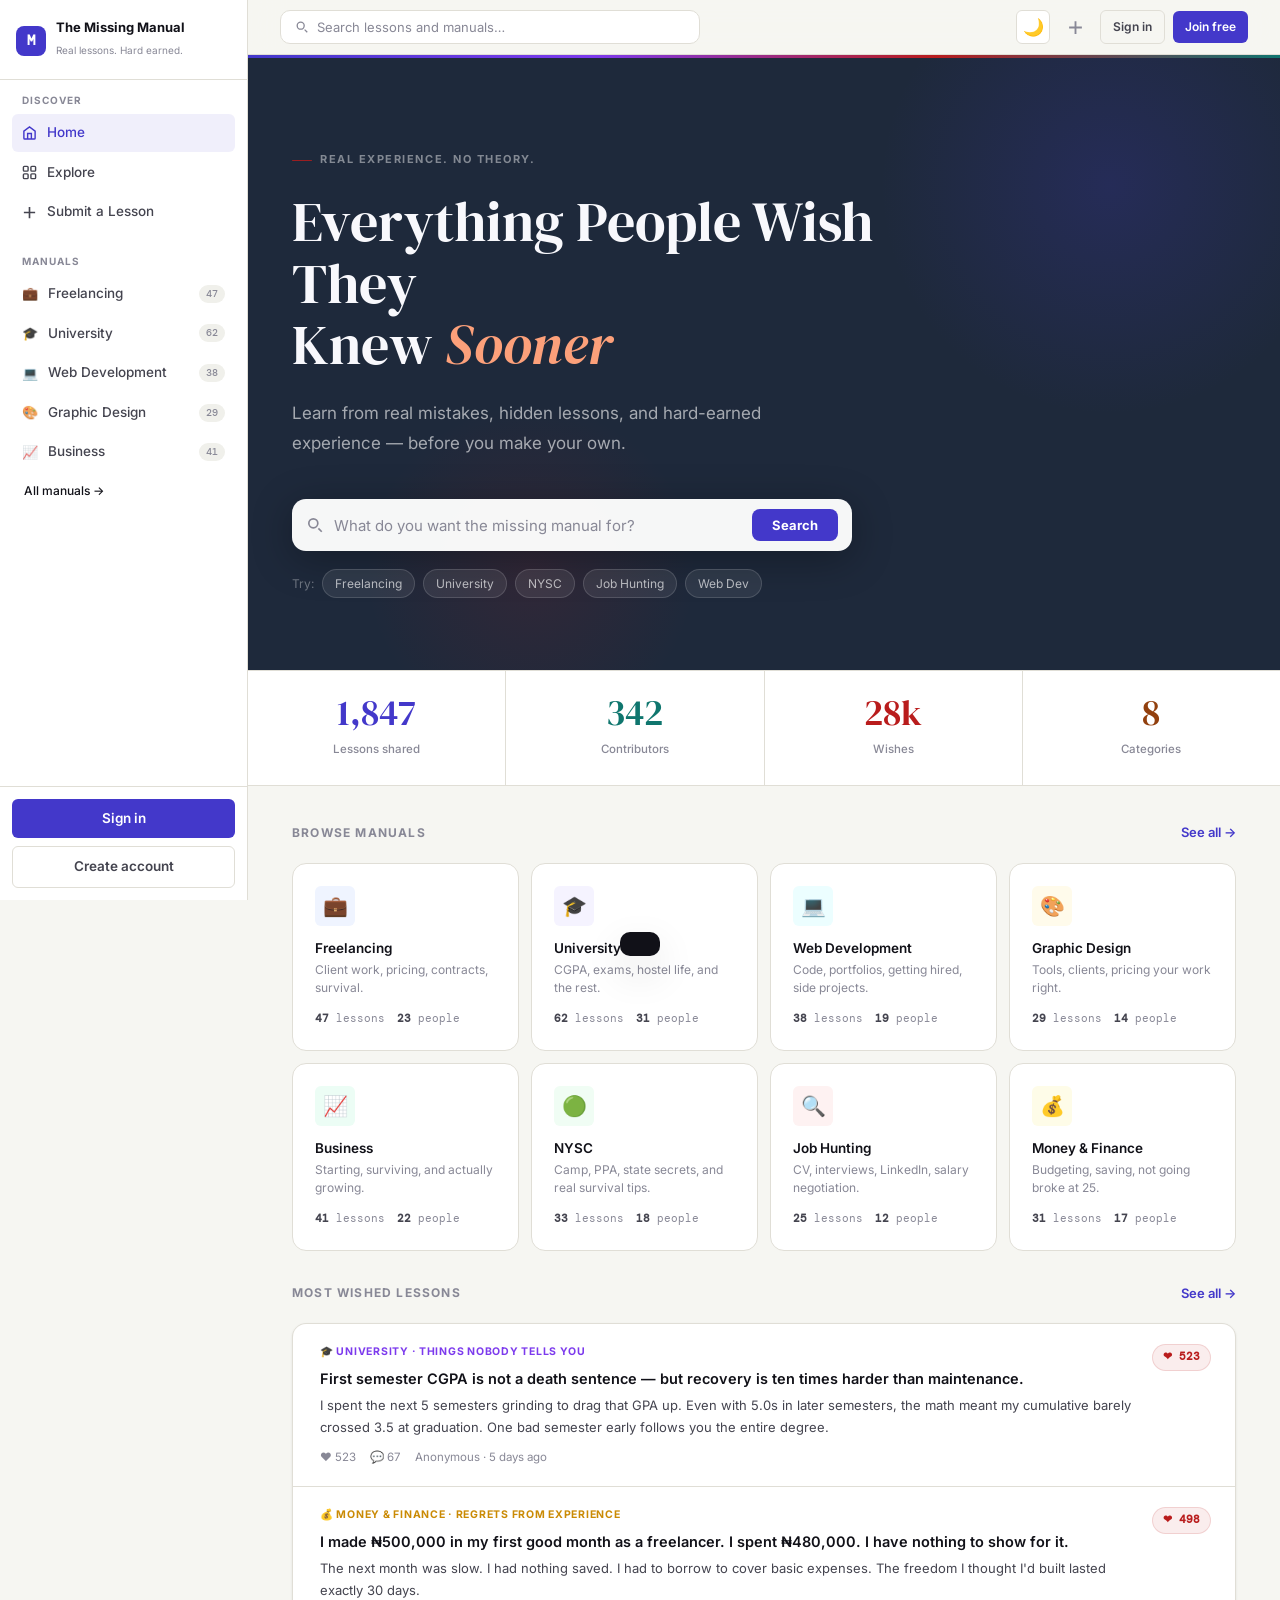
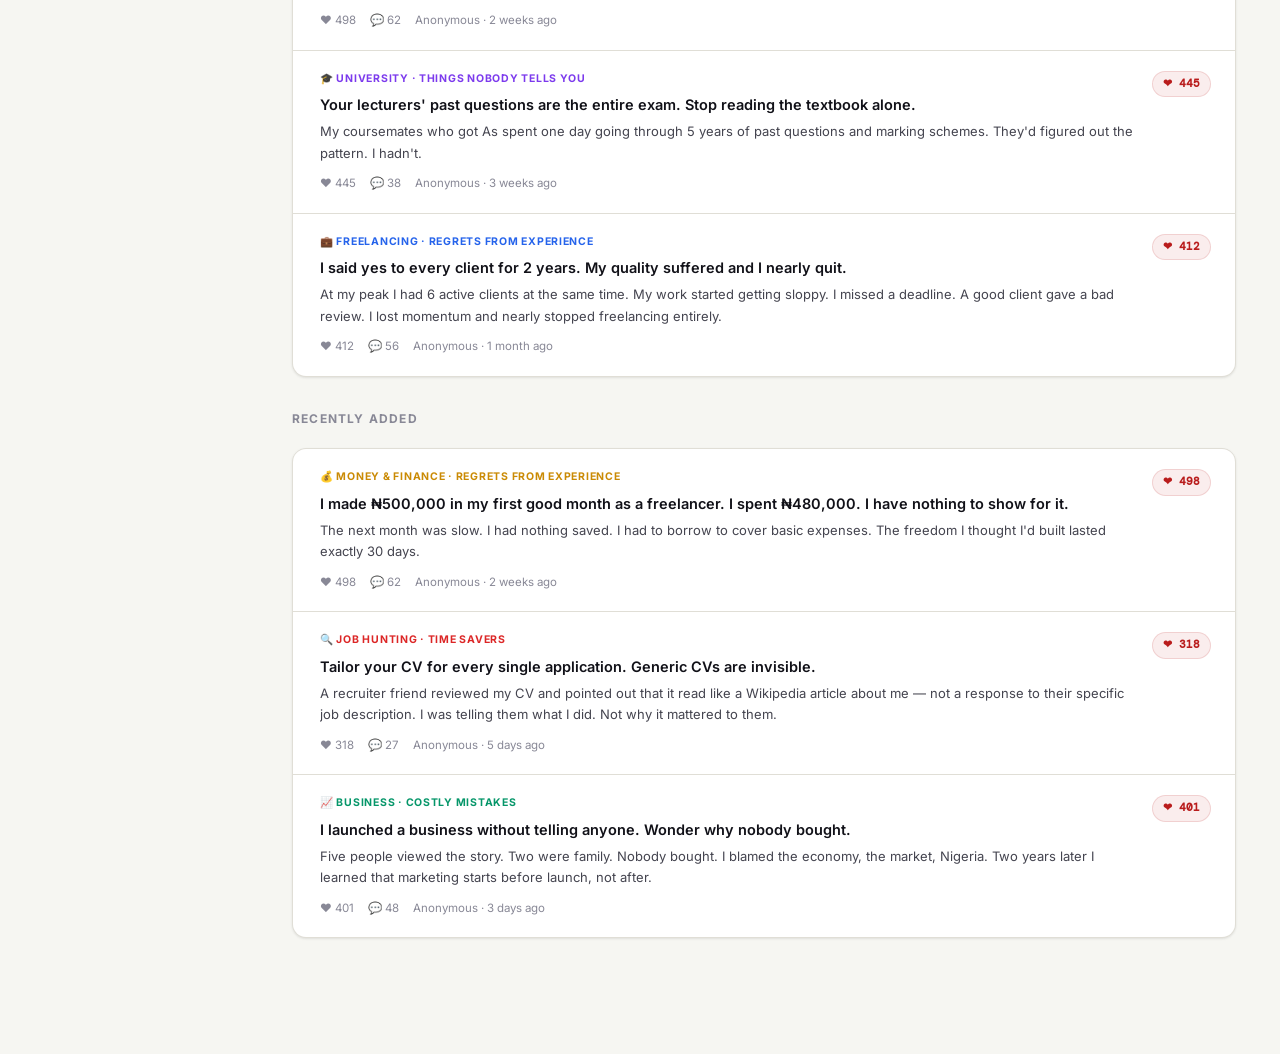
<file: index.html>
<!DOCTYPE html>
<html lang="en">
<head>
  <meta charset="UTF-8"/>
  <meta name="viewport" content="width=device-width,initial-scale=1.0"/>
  <title>The Missing Manual — Everything People Wish They Knew Sooner</title>
  <meta name="description" content="Learn from real mistakes, hidden lessons, and hard-earned experience before making your own."/>
  <link rel="stylesheet" href="css/style.css"/>
</head>
<body>
<div class="app-wrapper" id="app">
  <div id="sb"></div>
  <main class="main-content">
    <div id="tb"></div>
    <section class="hero">
      <div class="hero-stripe"></div>
      <div class="hero-glow"></div>
      <div class="hero-glow-2"></div>
      <div class="hero-eyebrow">Real experience. No theory.</div>
      <h1>Everything People Wish They<br>Knew <em>Sooner</em></h1>
      <p class="lead">Learn from real mistakes, hidden lessons, and hard-earned experience — before you make your own.</p>
      <div class="hero-search">
        <svg viewBox="0 0 16 16" fill="none" stroke="currentColor" stroke-width="1.5"><circle cx="6.5" cy="6.5" r="4"/><path d="M11 11l3 3"/></svg>
        <input type="text" id="hs" placeholder="What do you want the missing manual for?"/>
        <button class="hero-search-btn" onclick="doSearch()">Search</button>
      </div>
      <div class="hero-hints">
        <span class="hero-hint-label">Try:</span>
        <span class="hero-tag" onclick="setS('Freelancing')">Freelancing</span>
        <span class="hero-tag" onclick="setS('University')">University</span>
        <span class="hero-tag" onclick="setS('NYSC')">NYSC</span>
        <span class="hero-tag" onclick="setS('Job Hunting')">Job Hunting</span>
        <span class="hero-tag" onclick="setS('Web Development')">Web Dev</span>
      </div>
    </section>

    <div class="stats-bar">
      <div class="stat-item"><span class="stat-num" style="color:#4338CA">1,847</span><span class="stat-label">Lessons shared</span></div>
      <div class="stat-item"><span class="stat-num" style="color:#0F766E">342</span><span class="stat-label">Contributors</span></div>
      <div class="stat-item"><span class="stat-num" style="color:#B91C1C">28k</span><span class="stat-label">Wishes</span></div>
      <div class="stat-item"><span class="stat-num" style="color:#92400E">8</span><span class="stat-label">Categories</span></div>
    </div>

    <div class="page">
      <div class="section-header"><div class="section-title">Browse Manuals</div><a href="pages/explore.html" class="section-link">See all →</a></div>
      <div class="category-grid" id="cats"></div>
      <div class="section-header mt-32"><div class="section-title">Most Wished Lessons</div><a href="pages/explore.html" class="section-link">See all →</a></div>
      <div class="lesson-list" id="featured"></div>
      <div class="section-header mt-32"><div class="section-title">Recently Added</div></div>
      <div class="lesson-list" id="recent"></div>
      <div style="height:80px"></div>
    </div>
  </main>
</div>
<div id="sm"></div>
<div class="toast"></div>
<div id="mn"></div>
<script src="js/app.js"></script>
<script src="js/loader.js"></script>
<script>
  document.getElementById('sb').innerHTML = buildSidebar('home');
  document.getElementById('tb').innerHTML = buildTopbar('Search lessons and manuals…');
  document.getElementById('sm').innerHTML = buildShareModal();
  document.getElementById('mn').innerHTML = buildMobileNav('home');

  document.getElementById('cats').innerHTML = DATA.categories.map(function(c){
    return '<div class="cat-card" style="--c:'+c.color+'" onclick="location=\'pages/manual.html?cat='+c.id+'\'">'
      +'<div class="cat-icon" style="background:'+c.colorLight+'">'+c.icon+'</div>'
      +'<h3>'+c.name+'</h3><p class="cat-desc">'+c.desc+'</p>'
      +'<div class="cat-meta"><span><strong>'+c.lessons+'</strong> lessons</span><span><strong>'+c.contributors+'</strong> people</span></div>'
      +'</div>';
  }).join('');

  var all = Object.values(DATA.lessons).flat();
  var topLessons = all.slice().sort(function(a,b){return b.wishes-a.wishes;}).slice(0,4);
  var recentLessons = all.slice(-3).reverse();

  function lRow(l){
    var cat=DATA.categories.find(function(c){return c.id===l.category;});
    return '<div class="lesson-row" onclick="location=\'pages/manual.html?cat='+l.category+'&lesson='+l.id+'\'">'
      +'<div class="lesson-row-left">'
      +'<div class="lesson-type" style="color:'+(cat?cat.color:'#888')+'">'+(cat?cat.icon:'')+' '+(cat?cat.name:'')+' &middot; '+l.type+'</div>'
      +'<h3>'+l.title+'</h3><p>'+l.what_happened+'</p>'
      +'<div class="lesson-row-meta"><span>&#9829; '+l.wishes+'</span><span>&#128172; '+l.comments+'</span><span>Anonymous &middot; '+l.time+'</span></div>'
      +'</div><div class="lesson-row-right"><div class="wish-pill">&#10084; '+l.wishes+'</div></div></div>';
  }

  document.getElementById("featured").innerHTML = topLessons.map(lRow).join('');
  document.getElementById("recent").innerHTML = recentLessons.map(lRow).join('');

  function setS(v){document.getElementById('hs').value=v;doSearch();}
  function doSearch(){
    var v=document.getElementById('hs').value.trim();
    if(!v)return;
    var cat=DATA.categories.find(function(c){return c.name.toLowerCase().indexOf(v.toLowerCase())>-1;});
    location.href=cat?'pages/manual.html?cat='+cat.id:'pages/explore.html?q='+encodeURIComponent(v);
  }
  document.getElementById('hs').addEventListener('keypress',function(e){if(e.key==='Enter')doSearch();});
</script>
</body>
</html>
</file>
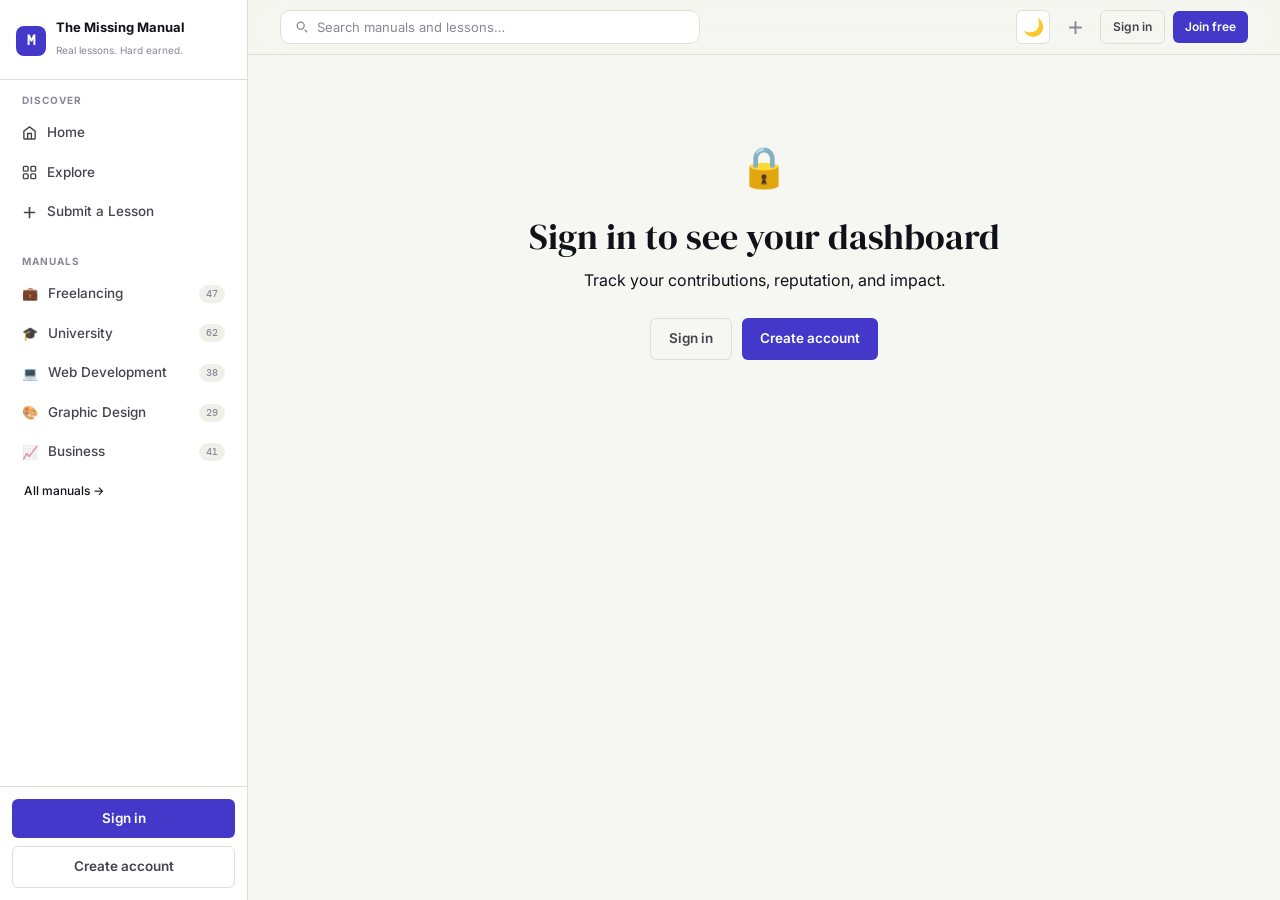
<file: pages/dashboard.html>
<!DOCTYPE html>
<html lang="en">
<head>
  <meta charset="UTF-8" />
  <meta name="viewport" content="width=device-width, initial-scale=1.0" />
  <title>Dashboard — The Missing Manual</title>
  <link rel="stylesheet" href="../css/style.css" />
</head>
<body>
<div class="app-wrapper ready">
  <div id="sidebar-mount"></div>
  <main class="main-content">
    <div id="topbar-mount"></div>

    <div id="dashboard-gate" class="hidden" style="padding:80px 44px;text-align:center">
      <div style="font-size:40px;margin-bottom:16px">🔒</div>
      <h2 style="margin-bottom:8px">Sign in to see your dashboard</h2>
      <p style="margin-bottom:24px;color:var(--text-muted)">Track your contributions, reputation, and impact.</p>
      <div style="display:flex;gap:10px;justify-content:center">
        <a href="login.html" class="btn btn-ghost">Sign in</a>
        <a href="signup.html" class="btn btn-primary">Create account</a>
      </div>
    </div>

    <div id="dashboard-content" class="page">
      <div style="margin-bottom:28px">
        <h2 id="dash-greeting" style="margin-bottom:4px">Good morning</h2>
        <p style="font-size:14px">Here's how your contributions are performing.</p>
      </div>

      <!-- Stats Grid -->
      <div class="dash-grid">
        <div class="dash-card">
          <div class="dash-label">Reputation score</div>
          <div class="dash-value" id="d-rep">0</div>
          <div class="dash-sub dash-green">↑ +47 this week</div>
        </div>
        <div class="dash-card">
          <div class="dash-label">Total wishes received</div>
          <div class="dash-value" id="d-wishes">0</div>
          <div class="dash-sub">Across all your lessons</div>
        </div>
        <div class="dash-card">
          <div class="dash-label">Lessons submitted</div>
          <div class="dash-value" id="d-lessons">0</div>
          <div class="dash-sub">
            <a href="submit.html" style="color:var(--accent);font-size:12px">+ Submit another →</a>
          </div>
        </div>
        <div class="dash-card">
          <div class="dash-label">Lessons saved</div>
          <div class="dash-value" id="d-saved">0</div>
          <div class="dash-sub">
            <a href="saved.html" style="color:var(--accent);font-size:12px">View saved →</a>
          </div>
        </div>
      </div>

      <!-- Badges -->
      <div style="background:var(--surface);border:1px solid var(--border);border-radius:var(--radius-lg);padding:22px 24px;margin-bottom:16px">
        <div class="section-header" style="margin-bottom:16px">
          <div class="section-title">Your badges</div>
        </div>
        <div style="display:flex;gap:10px;flex-wrap:wrap" id="badges-list">
          <div style="display:flex;align-items:center;gap:10px;background:var(--surface-2);border:1px solid var(--border);border-radius:var(--radius);padding:12px 16px;flex:1;min-width:180px">
            <span style="font-size:22px">🥇</span>
            <div>
              <div style="font-size:13px;font-weight:700;color:var(--text-primary)">First Contribution</div>
              <div style="font-size:11.5px;color:var(--text-muted)">You shared your first lesson</div>
            </div>
          </div>
          <div style="display:flex;align-items:center;gap:10px;background:var(--surface-2);border:1px solid var(--border);border-radius:var(--radius);padding:12px 16px;flex:1;min-width:180px;opacity:0.4">
            <span style="font-size:22px">🔥</span>
            <div>
              <div style="font-size:13px;font-weight:700;color:var(--text-primary)">Top Contributor</div>
              <div style="font-size:11.5px;color:var(--text-muted)">Submit 10 lessons to unlock</div>
            </div>
          </div>
          <div style="display:flex;align-items:center;gap:10px;background:var(--surface-2);border:1px solid var(--border);border-radius:var(--radius);padding:12px 16px;flex:1;min-width:180px;opacity:0.4">
            <span style="font-size:22px">💜</span>
            <div>
              <div style="font-size:13px;font-weight:700;color:var(--text-primary)">Community Favorite</div>
              <div style="font-size:11.5px;color:var(--text-muted)">Reach 500 wishes to unlock</div>
            </div>
          </div>
          <div style="display:flex;align-items:center;gap:10px;background:var(--surface-2);border:1px solid var(--border);border-radius:var(--radius);padding:12px 16px;flex:1;min-width:180px;opacity:0.4">
            <span style="font-size:22px">🧠</span>
            <div>
              <div style="font-size:13px;font-weight:700;color:var(--text-primary)">Expert Contributor</div>
              <div style="font-size:11.5px;color:var(--text-muted)">Reach 1000 reputation</div>
            </div>
          </div>
        </div>
      </div>

      <!-- Recent activity -->
      <div style="background:var(--surface);border:1px solid var(--border);border-radius:var(--radius-lg);overflow:hidden;margin-bottom:16px">
        <div style="padding:18px 24px;border-bottom:1px solid var(--border)">
          <div class="section-title">Recent activity</div>
        </div>
        <div id="activity-feed">
          <div style="padding:36px;text-align:center">
            <div style="font-size:24px;margin-bottom:10px;opacity:0.3">📭</div>
            <p style="font-size:13px;color:var(--text-muted)">No activity yet. Submit a lesson to get started.</p>
          </div>
        </div>
      </div>

      <!-- Pending submissions -->
      <div id="pending-wrap" class="hidden" style="background:var(--surface);border:1px solid var(--border);border-radius:var(--radius-lg);overflow:hidden;margin-bottom:16px">
        <div style="padding:18px 24px;border-bottom:1px solid var(--border)">
          <div class="section-title">Pending submissions</div>
        </div>
        <div id="pending-list" style="padding:16px 24px"></div>
      </div>

      <!-- Quick actions -->
      <div style="background:var(--text-primary);border-radius:var(--radius-lg);padding:28px 32px;display:flex;align-items:center;justify-content:space-between;flex-wrap:wrap;gap:16px">
        <div>
          <div style="font-family:'DM Serif Display',serif;font-size:1.25rem;color:white;margin-bottom:4px">Got a lesson to share?</div>
          <div style="font-size:13px;color:rgba(255,255,255,0.55)">Someone out there needs to hear what you know.</div>
        </div>
        <a href="submit.html" class="btn" style="background:white;color:var(--text-primary);font-weight:700">
          Submit a lesson →
        </a>
      </div>

      <div style="height:80px"></div>
    </div>
  </main>
</div>
<div id="share-modal-mount"></div>
<div class="toast"></div>
<div id="mobile-nav-mount"></div>

<script src="../js/app.js"></script><script src="../js/loader.js"></script>
<script>
  document.getElementById('sidebar-mount').innerHTML = buildSidebar('dashboard');
  document.getElementById('topbar-mount').innerHTML = buildTopbar();
  document.getElementById('share-modal-mount').innerHTML = buildShareModal();
  document.getElementById('mobile-nav-mount').innerHTML = buildMobileNav('profile');

  const user = Auth.getUser();
  if (!user) {
    document.getElementById('dashboard-gate').classList.remove('hidden');
    document.getElementById('dashboard-content').classList.add('hidden');
  } else {
    loadDashboard();
  }

  function loadDashboard() {
    const hour = new Date().getHours();
    const greeting = hour < 12 ? 'Good morning' : hour < 17 ? 'Good afternoon' : 'Good evening';
    document.getElementById('dash-greeting').textContent = `${greeting}, ${user.name}`;
    document.getElementById('d-rep').textContent = user.reputation || 0;
    document.getElementById('d-wishes').textContent = user.reputation || 0;
    document.getElementById('d-lessons').textContent = user.contributions || 0;
    document.getElementById('d-saved').textContent = Saved.getAll().length;

    // Pending submissions
    const pending = JSON.parse(localStorage.getItem('tmm_submissions') || '[]');
    if (pending.length) {
      document.getElementById('pending-wrap').classList.remove('hidden');
      document.getElementById('pending-list').innerHTML = pending.map(s => `
        <div style="display:flex;align-items:center;justify-content:space-between;padding:12px 0;border-bottom:1px solid var(--border)">
          <div>
            <div style="font-size:13.5px;font-weight:600;color:var(--text-primary);margin-bottom:3px">${s['s-title'] || 'Untitled lesson'}</div>
            <div style="font-size:12px;color:var(--text-muted)">${s['s-category']} · Submitted ${new Date(s.submittedAt).toLocaleDateString()}</div>
          </div>
          <span style="font-size:11px;font-weight:700;padding:3px 9px;border-radius:20px;background:#FEF9C3;color:#854D0E;border:1px solid #FDE047">Under review</span>
        </div>
      `).join('');
    }
  }
</script>
</body>
</html>
</file>
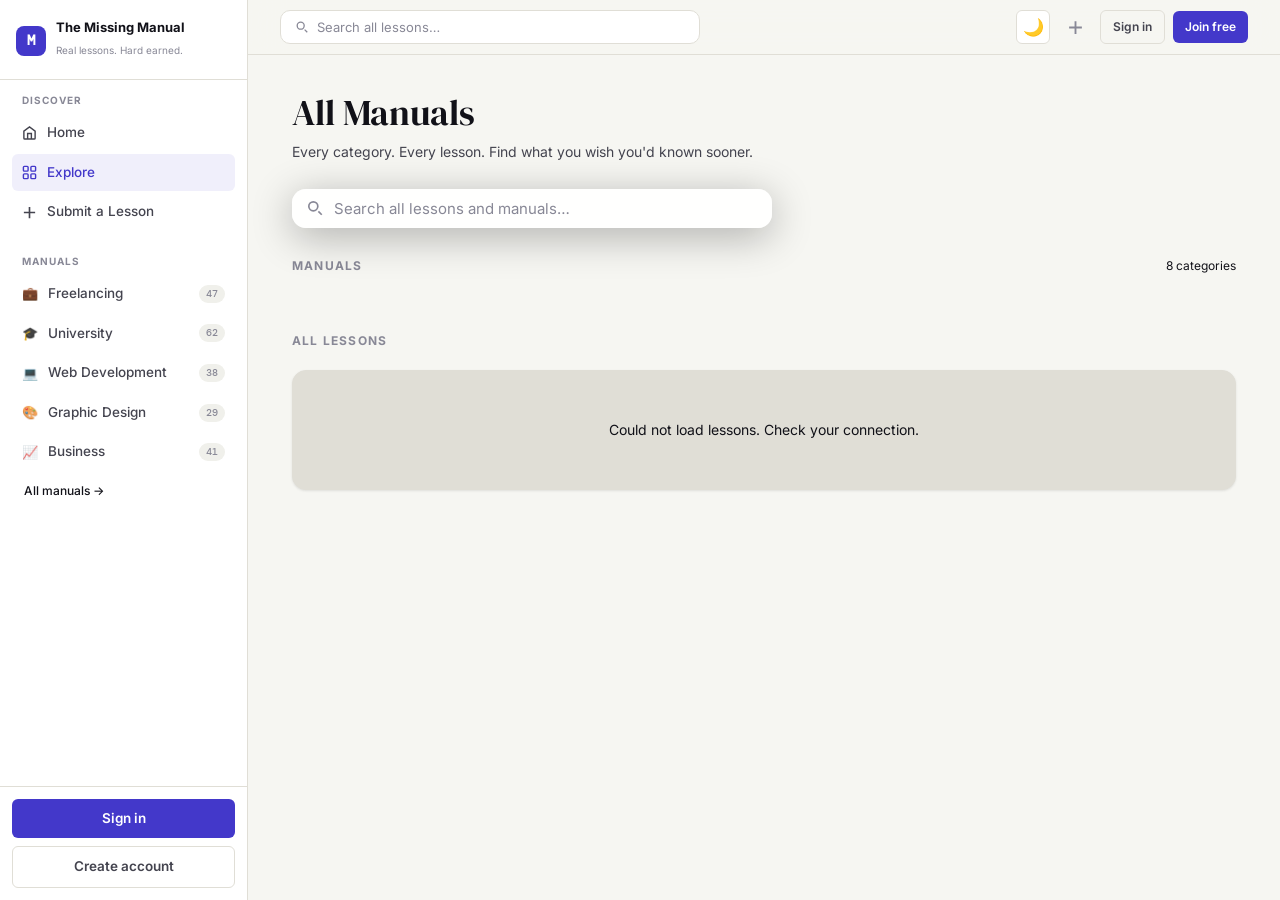
<file: pages/explore.html>
<!DOCTYPE html>
<html lang="en">
<head>
  <meta charset="UTF-8"/>
  <meta name="viewport" content="width=device-width,initial-scale=1.0"/>
  <title>Explore — The Missing Manual</title>
  <link rel="stylesheet" href="../css/style.css"/>
</head>
<body>
<div class="app-wrapper ready">
  <div id="sb"></div>
  <main class="main-content">
    <div id="tb"></div>
    <div class="page">
      <div style="margin-bottom:24px">
        <h2 style="margin-bottom:6px">All Manuals</h2>
        <p style="font-size:14px">Every category. Every lesson. Find what you wish you'd known sooner.</p>
      </div>
      <div class="hero-search" style="max-width:480px;margin-bottom:28px">
        <svg viewBox="0 0 16 16" fill="none" stroke="currentColor" stroke-width="1.5"><circle cx="6.5" cy="6.5" r="4"/><path d="M11 11l3 3"/></svg>
        <input type="text" id="q" placeholder="Search all lessons and manuals…" oninput="filter(this.value)"/>
      </div>

      <div class="section-header">
        <div class="section-title">Manuals</div>
        <span id="cc" style="font-size:12px;color:var(--text-muted)">8 categories</span>
      </div>
      <div class="category-grid" id="cats" style="margin-bottom:36px"></div>

      <div class="section-header">
        <div class="section-title">All Lessons</div>
        <span id="lc" style="font-size:12px;color:var(--text-muted)"></span>
      </div>
      <div id="list" class="lesson-list"></div>
      <div style="height:80px"></div>
    </div>
  </main>
</div>
<div id="sm"></div>
<div class="toast"></div>
<div id="mn"></div>

<script src="../js/app.js"></script><script src="../js/api.js"></script><script src="../js/loader.js"></script>
<script>
  document.getElementById('sb').innerHTML = buildSidebar('explore');
  document.getElementById('tb').innerHTML = buildTopbar('Search all lessons…');
  document.getElementById('sm').innerHTML = buildShareModal();
  document.getElementById('mn').innerHTML = buildMobileNav('explore');

  let allL = [];
  document.getElementById('list').innerHTML = `<div style="text-align:center;padding:48px 20px;color:var(--text-muted);font-size:14px">Loading lessons…</div>`;

  function timeAgo(iso){
    const s = Math.floor((Date.now() - new Date(iso).getTime())/1000);
    if(s<60) return 'just now';
    if(s<3600) return Math.floor(s/60)+'m ago';
    if(s<86400) return Math.floor(s/3600)+'h ago';
    if(s<2592000) return Math.floor(s/86400)+'d ago';
    return Math.floor(s/2592000)+'mo ago';
  }

  function renderCats(cats){
    document.getElementById('cc').textContent = `${cats.length} categories`;
    document.getElementById('cats').innerHTML = cats.map(c=>`
      <div class="cat-card" style="--c:${c.color}" onclick="location='manual.html?cat=${c.id}'">
        <div class="cat-icon" style="background:${c.colorLight}">${c.icon}</div>
        <h3>${c.name}</h3>
        <p class="cat-desc">${c.desc}</p>
        <div class="cat-meta"><span><strong>${c.lessons}</strong> lessons</span><span><strong>${c.contributors}</strong> people</span></div>
      </div>`).join('');
  }

  function renderLessons(lessons){
    document.getElementById('lc').textContent = `${lessons.length} lessons`;
    if(!lessons.length){
      document.getElementById('list').innerHTML=`<div style="text-align:center;padding:48px 20px"><div style="font-size:28px;margin-bottom:12px;opacity:.3">🔍</div><p style="color:var(--text-muted);font-size:14px">No lessons match that search.</p></div>`;
      return;
    }
    document.getElementById('list').innerHTML = lessons.map(l=>{
      const cat=DATA.categories.find(c=>c.id===l.category);
      const wishes = l._count ? l._count.wishes : 0;
      const comments = l._count ? l._count.comments : 0;
      return `<div class="lesson-row" onclick="location='manual.html?cat=${l.category}&lesson=${l.id}'">
        <div class="lesson-row-left">
          <div class="lesson-type"><span style="color:${cat?.color||''}">${cat?.icon||''}</span>${cat?.name||''} · ${l.type}</div>
          <h3>${l.title}</h3>
          <p>${l.whatHappened}</p>
          <div class="lesson-row-meta">
            <span>${ic('heart')} ${wishes}</span>
            <span>${ic('comment')} ${comments}</span>
            <span>Anonymous · ${timeAgo(l.createdAt)}</span>
          </div>
        </div>
        <div class="lesson-row-right"><div class="wish-pill">❤ ${wishes}</div></div>
      </div>`;
    }).join('');
  }

  function filter(v){
    if(!v.trim()){ renderCats(DATA.categories); renderLessons(allL); return; }
    const q=v.toLowerCase();
    renderCats(DATA.categories.filter(c=>c.name.toLowerCase().includes(q)||c.desc.toLowerCase().includes(q)));
    renderLessons(allL.filter(l=>l.title.toLowerCase().includes(q)||l.whatHappened.toLowerCase().includes(q)||l.type.toLowerCase().includes(q)||l.lesson.toLowerCase().includes(q)));
  }

  Api.getLessons().then(function(res){
    allL = res.lessons || [];
    const urlQ = new URLSearchParams(location.search).get('q');
    if(urlQ){ document.getElementById('q').value=urlQ; filter(urlQ); }
    else { renderCats(DATA.categories); renderLessons(allL); }
  }).catch(function(){
    document.getElementById('list').innerHTML = `<div style="text-align:center;padding:48px 20px;color:var(--text-muted);font-size:14px">Could not load lessons. Check your connection.</div>`;
  });
</script>
</body>
</html>
</file>
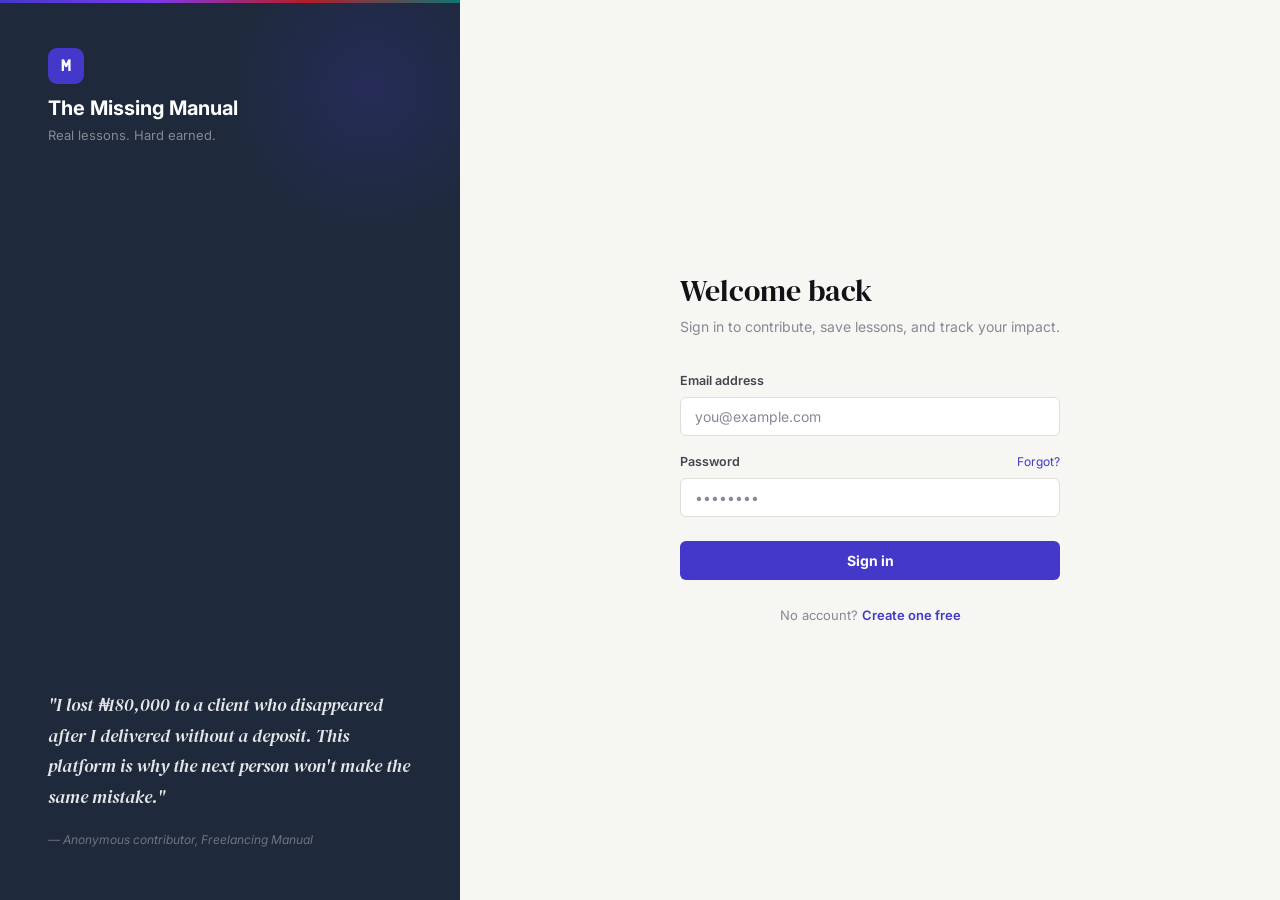
<file: pages/login.html>
<!DOCTYPE html>
<html lang="en">
<head>
  <meta charset="UTF-8"/>
  <meta name="viewport" content="width=device-width,initial-scale=1.0"/>
  <title>Sign In — The Missing Manual</title>
  <link rel="stylesheet" href="../css/style.css"/>
</head>
<body>
<div class="auth-page ready">
  <div class="auth-left">
    <div class="auth-logo">
      <div class="logo-mark"><span>M</span></div>
      <h2>The Missing Manual</h2>
      <p>Real lessons. Hard earned.</p>
    </div>
    <div class="auth-quote">
      <blockquote>"I lost ₦180,000 to a client who disappeared after I delivered without a deposit. This platform is why the next person won't make the same mistake."</blockquote>
      <cite>— Anonymous contributor, Freelancing Manual</cite>
    </div>
  </div>
  <div class="auth-right">
    <div class="auth-form">
      <h1>Welcome back</h1>
      <p class="auth-sub">Sign in to contribute, save lessons, and track your impact.</p>

      <div id="err" class="hidden" style="background:#FEF2EE;border:1px solid #FDBA9A;border-radius:var(--r-sm);padding:10px 14px;font-size:13px;color:var(--warm);margin-bottom:14px"></div>

      <div class="form-group">
        <label class="form-label">Email address</label>
        <input class="form-input" id="em" type="email" placeholder="you@example.com"/>
      </div>
      <div class="form-group">
        <label class="form-label">Password <a href="#" style="font-weight:400;color:var(--indigo);font-size:12px">Forgot?</a></label>
        <input class="form-input" id="pw" type="password" placeholder="••••••••"/>
      </div>
      <button class="form-submit" id="btn" onclick="doLogin()">Sign in</button>
      <p class="auth-switch">No account? <a href="signup.html">Create one free</a></p>
    </div>
  </div>
</div>
<script src="../js/app.js"></script>
<script src="../js/api.js"></script>
<script>
  if (Auth.isLoggedIn()) location.href = '../index.html';

  function showErr(m) {
    var e = document.getElementById('err');
    e.textContent = m;
    e.classList.remove('hidden');
  }

  function doLogin() {
    var em = document.getElementById('em').value.trim();
    var pw = document.getElementById('pw').value;
    var btn = document.getElementById('btn');
    if (!em || !pw) { showErr('Fill in both fields.'); return; }
    if (!em.includes('@')) { showErr('Enter a valid email.'); return; }

    btn.textContent = 'Signing in…';
    btn.disabled = true;

    Api.login(em, pw).then(function(res) {
      if (res.error) {
        showErr(res.error);
        btn.textContent = 'Sign in';
        btn.disabled = false;
        return;
      }
      Auth.setUser(res.token, res.user);
      location.href = '../index.html';
    }).catch(function() {
      showErr('Could not connect to server. Make sure the backend is running.');
      btn.textContent = 'Sign in';
      btn.disabled = false;
    });
  }

  document.addEventListener('keypress', function(e) { if (e.key === 'Enter') doLogin(); });
</script>
</body>
</html>
</file>
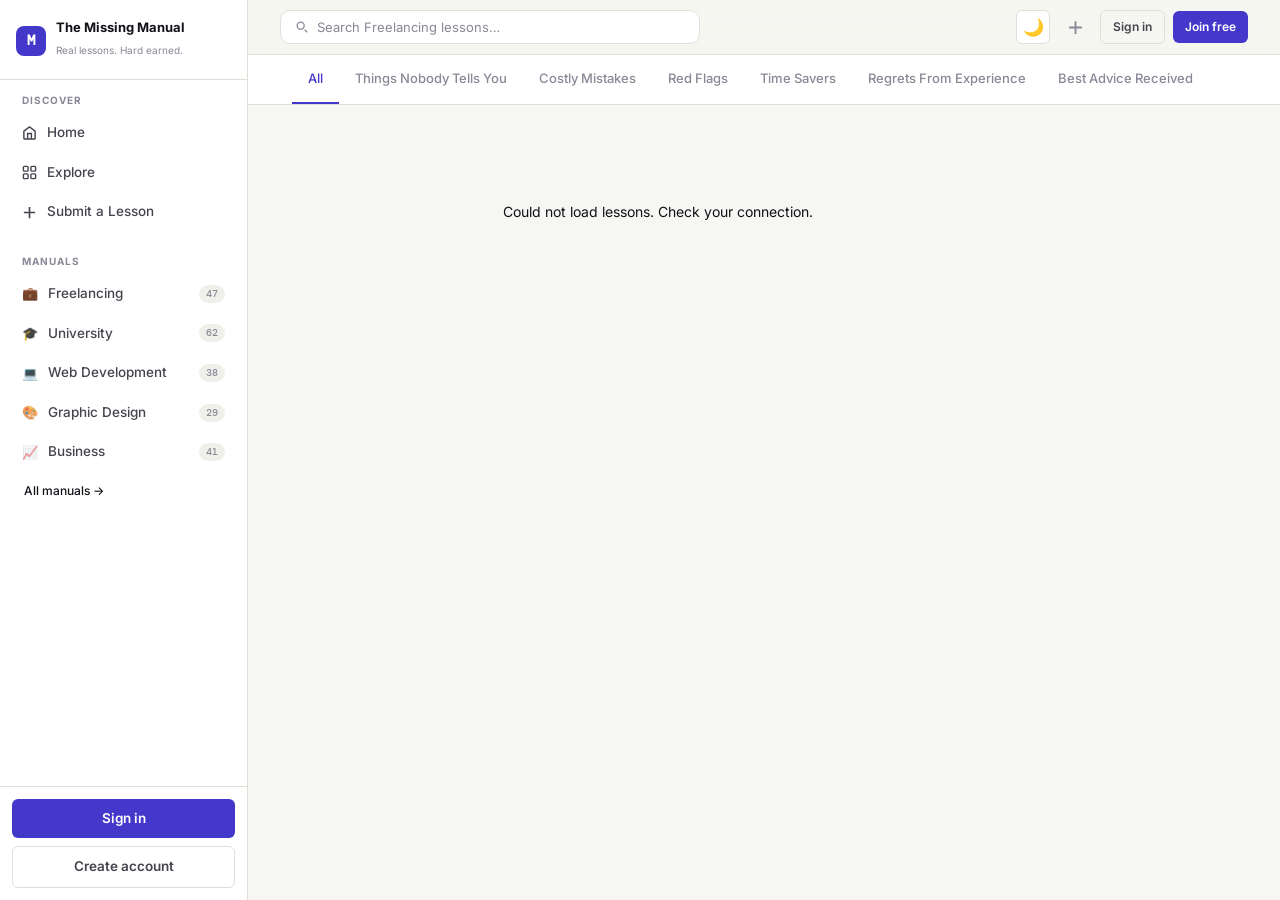
<file: pages/manual.html>
<!DOCTYPE html>
<html lang="en">
<head>
  <meta charset="UTF-8"/>
  <meta name="viewport" content="width=device-width,initial-scale=1.0"/>
  <title>Manual — The Missing Manual</title>
  <link rel="stylesheet" href="../css/style.css"/>
</head>
<body>
<div class="app-wrapper ready">
  <div id="sb"></div>
  <main class="main-content">
    <div id="tb"></div>
    <div id="mh"></div>
    <div class="tabs-bar" id="tabs"></div>
    <div class="page" id="lessons" style="max-width:820px"></div>
  </main>
</div>
<div id="sm"></div>
<div class="toast"></div>
<div id="mn"></div>

<script src="../js/app.js"></script><script src="../js/api.js"></script><script src="../js/loader.js"></script>
<script>
  const P = new URLSearchParams(location.search);
  const catId = P.get('cat') || 'freelancing';
  const focusId = P.get('lesson');
  const cat = DATA.categories.find(c=>c.id===catId) || DATA.categories[0];
  let lessons = [];

  document.title = `${cat.name} Manual — The Missing Manual`;
  document.getElementById('sb').innerHTML = buildSidebar('');
  document.getElementById('tb').innerHTML = buildTopbar(`Search ${cat.name} lessons…`);
  document.getElementById('sm').innerHTML = buildShareModal();
  document.getElementById('mn').innerHTML = buildMobileNav('explore');

  function timeAgo(iso){
    const s = Math.floor((Date.now() - new Date(iso).getTime())/1000);
    if(s<60) return 'just now';
    if(s<3600) return Math.floor(s/60)+'m ago';
    if(s<86400) return Math.floor(s/3600)+'h ago';
    if(s<2592000) return Math.floor(s/86400)+'d ago';
    return Math.floor(s/2592000)+'mo ago';
  }

  function renderHero(){
    document.getElementById('mh').innerHTML = `
      <div class="manual-hero">
        <div class="breadcrumb"><a href="../index.html">Home</a> › <a href="explore.html">Manuals</a> › <span>${cat.name}</span></div>
        <h1>${cat.icon} Missing Manual for ${cat.name}</h1>
        <p class="lead">Real lessons from people who learned the hard way. No theory, no fluff — only what actually happened. All submissions are anonymous.</p>
        <div class="manual-actions">
          <button class="btn btn-primary" onclick="location='submit.html'">${ic('plus')} Add your lesson</button>
          <button class="btn btn-ghost" onclick="openShare('Missing Manual for ${cat.name}',location.href)">${ic('share')} Share</button>
          <button class="btn btn-ghost" id="followBtn" onclick="toggleFollow()">Follow manual</button>
        </div>
        <div class="manual-stats">
          <span class="manual-stat">${ic('heart')} <strong>${lessons.length}</strong> lessons</span>
        </div>
      </div>`;
  }

  const TYPES = ['All','Things Nobody Tells You','Costly Mistakes','Red Flags','Time Savers','Regrets From Experience','Best Advice Received'];
  let activeType = 'All';

  document.getElementById('tabs').innerHTML = TYPES.map(t=>
    `<div class="tab ${t===activeType?'active':''}" onclick="filterBy('${t}',this)">${t}</div>`
  ).join('');

  function filterBy(t, el){
    activeType = t;
    document.querySelectorAll('.tab').forEach(x=>x.classList.remove('active'));
    el.classList.add('active');
    render();
  }

  function render(){
    const list = activeType==='All' ? lessons : lessons.filter(l=>l.type===activeType);
    const m = document.getElementById('lessons');
    if(!list.length){
      m.innerHTML=`<div style="text-align:center;padding:60px 20px">
        <div style="font-size:32px;margin-bottom:12px;opacity:.3">📭</div>
        <h3 style="font-size:15px;margin-bottom:6px">No lessons here yet</h3>
        <p style="font-size:13px;color:var(--text-muted);margin-bottom:20px">Be the first to share what you know about this.</p>
        <a href="submit.html" class="btn btn-primary">Submit a lesson</a>
      </div>`;
      return;
    }
    m.innerHTML = list.map(l=>buildCard(l)).join('') + '<div style="height:80px"></div>';
    if(focusId){
      const el=document.getElementById(`lc-${focusId}`);
      if(el) setTimeout(()=>el.scrollIntoView({behavior:'smooth',block:'center'}),200);
    }
  }

  function buildCard(l){
    const wishes = l._count ? l._count.wishes : 0;
    const comments = l._count ? l._count.comments : 0;
    return `<div class="lesson-card" id="lc-${l.id}">
      <div class="lesson-card-head">
        <span class="section-badge">${l.type}</span>
        <h3>${l.title}</h3>
      </div>
      <div class="lesson-card-body">
        <div class="lesson-block">
          <span class="block-label">The situation</span>
          <div class="block-situation"><p>${l.situation}</p></div>
        </div>
        <div class="lesson-block">
          <span class="block-label">What happened</span>
          <div class="block-lesson"><p>${l.whatHappened}</p></div>
        </div>
        <div class="lesson-block">
          <span class="block-label">The lesson</span>
          <p style="font-size:14px;color:var(--text-primary);line-height:1.75">${l.lesson}</p>
        </div>
        <div class="lesson-block">
          <div class="block-advice"><span class="block-label">Advice for others</span><p>${l.advice}</p></div>
        </div>
      </div>
      <div class="lesson-card-foot">
        <div class="lesson-author">
          <div class="avatar" style="width:26px;height:26px;font-size:11px;background:var(--surface-2);color:var(--text-muted)">?</div>
          <div><div class="a-name">Anonymous</div><div class="a-time">${timeAgo(l.createdAt)}</div></div>
        </div>
        <div class="lesson-foot-actions">
          <button class="wish-btn" id="wb-${l.id}" onclick="toggleWish('${l.id}',this)">
            ${ic('heart')} <span id="wc-${l.id}">${wishes} I Wish I Knew This</span>
          </button>
          <button class="btn btn-ghost btn-sm" id="sb-${l.id}" onclick="toggleSave('${l.id}',this)">
            ${ic('bookmark')} Save
          </button>
          <button class="btn btn-ghost btn-sm" onclick="messageAuthor('${l.id}','${l.title.replace(/'/g,"\\'")}')">
            ${ic('message')} Message
          </button>
          <button class="btn btn-ghost btn-sm" onclick="openShare('${l.title.replace(/'/g,"\\'")}',location.href+'&lesson=${l.id}')">
            ${ic('share')}
          </button>
        </div>
      </div>
    </div>`;
  }

  function toggleWish(id, btn){
    if(!Auth.isLoggedIn()){ location.href='login.html'; return; }
    Api.wishLesson(id).then(function(res){
      if(res.error){ showToast(res.error); return; }
      const span = document.getElementById(`wc-${id}`);
      const current = parseInt(span.textContent) || 0;
      const next = res.wished ? current+1 : Math.max(0, current-1);
      span.textContent = `${next} I Wish I Knew This`;
      btn.classList.toggle('active', res.wished);
      showToast(res.wished?'Wish added!':'Wish removed');
    }).catch(function(){ showToast('Could not connect to server'); });
  }

  function toggleSave(id, btn){
    if(!Auth.isLoggedIn()){ location.href='login.html'; return; }
    Api.saveLesson(id).then(function(res){
      if(res.error){ showToast(res.error); return; }
      btn.innerHTML = `${ic('bookmark')} ${res.saved?'Saved':'Save'}`;
      showToast(res.saved?'Lesson saved!':'Removed from saved');
    }).catch(function(){ showToast('Could not connect to server'); });
  }

  function messageAuthor(lessonId, title){
    if(!Auth.isLoggedIn()){ location.href='login.html'; return; }
    location.href = 'messages.html?lesson=' + encodeURIComponent(lessonId) + '&title=' + encodeURIComponent(title);
  }

  function toggleFollow(){
    if(!Auth.isLoggedIn()){ location.href='login.html'; return; }
    const btn = document.getElementById('followBtn');
    const now = btn.textContent.trim();
    btn.textContent = now==='Unfollow manual' ? 'Follow manual' : 'Unfollow manual';
    showToast(now==='Unfollow manual' ? 'Unfollowed' : `Following ${cat.name} manual`);
  }

  document.getElementById('lessons').innerHTML = `<div style="text-align:center;padding:60px 20px;color:var(--text-muted);font-size:14px">Loading lessons…</div>`;
  Api.getLessons(cat.id).then(function(res){
    lessons = res.lessons || [];
    renderHero();
    render();
  }).catch(function(){
    document.getElementById('lessons').innerHTML = `<div style="text-align:center;padding:60px 20px;color:var(--text-muted);font-size:14px">Could not load lessons. Check your connection.</div>`;
  });
</script>
</body>
</html>
</file>
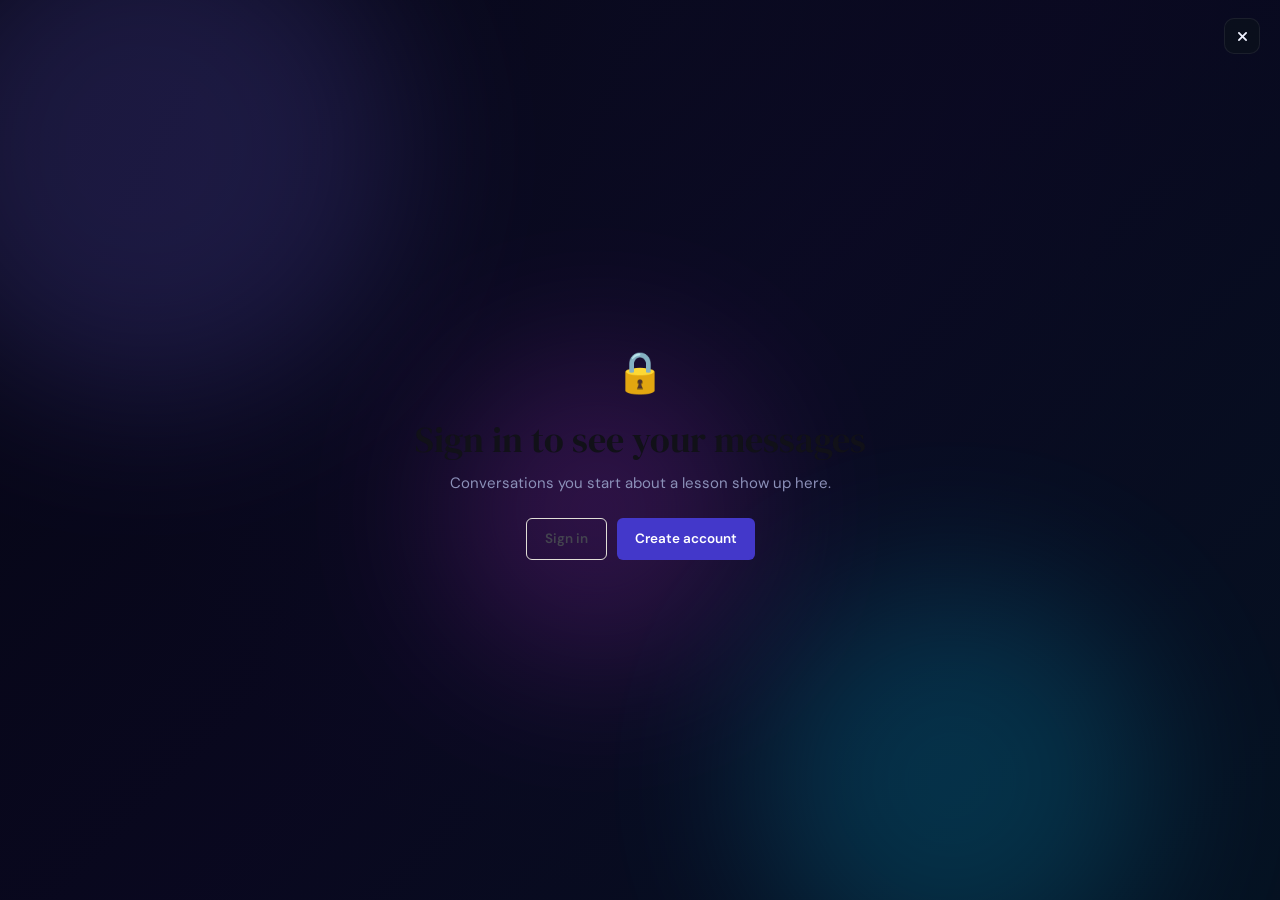
<file: pages/messages.html>
<!DOCTYPE html>
<html lang="en">
<head>
  <meta charset="UTF-8"/>
  <meta name="viewport" content="width=device-width,initial-scale=1.0"/>
  <title>Messages — The Missing Manual</title>
  <link rel="stylesheet" href="../css/style.css"/>
  <link href="https://fonts.googleapis.com/css2?family=Syne:wght@400;600;700;800&family=DM+Sans:wght@300;400;500;600&display=swap" rel="stylesheet"/>
  <link rel="stylesheet" href="https://cdnjs.cloudflare.com/ajax/libs/font-awesome/6.5.0/css/all.min.css"/>
  <style>
    /* ============================================================
       Scoped to this page only. Site-wide css/style.css untouched.
       Visual language matches the reference "Squad Chat" build:
       dark glassmorphism, gradient bubbles, ambient orbs, DM Sans /
       Syne type. Data underneath is 100% the real backend — nothing
       here is fake, this is only the paint job.
       ============================================================ */
    :root{
      --mm-bg-dark:#07090f; --mm-glass-bg:rgba(12,16,28,.55); --mm-glass-border:rgba(255,255,255,.07);
      --mm-accent-1:#7c6dfa; --mm-accent-2:#00d4ff; --mm-accent-grad:linear-gradient(135deg,#7c6dfa,#00d4ff);
      --mm-sent-bg:linear-gradient(135deg,#7c6dfa 0%,#5b8dee 100%); --mm-recv-bg:rgba(255,255,255,.06);
      --mm-text-1:#f0f2ff; --mm-text-2:#8b90b8; --mm-text-3:#4a4f72;
      --mm-online:#00e676; --mm-radius-lg:20px; --mm-radius-md:14px;
      --mm-ease:.22s cubic-bezier(.4,0,.2,1);
    }
    #msg-root{position:fixed;inset:0;z-index:50;font-family:'DM Sans',sans-serif;font-size:15px;color:var(--mm-text-1)}
    #msg-root .bg-layer{position:absolute;inset:0;z-index:0}
    #msg-root .bg-base{position:absolute;inset:0;background:radial-gradient(ellipse at top,#141a30,var(--mm-bg-dark) 70%)}
    #msg-root .bg-overlay{position:absolute;inset:0;background:linear-gradient(135deg,rgba(5,5,20,.88) 0%,rgba(10,8,35,.82) 50%,rgba(5,18,35,.9) 100%)}
    #msg-root .bg-orbs{position:absolute;inset:0;overflow:hidden;pointer-events:none}
    #msg-root .orb{position:absolute;border-radius:50%;filter:blur(80px);opacity:.18;animation:mmFloat 12s ease-in-out infinite alternate}
    #msg-root .orb-1{width:500px;height:500px;background:#7c6dfa;top:-100px;left:-100px;animation-duration:14s}
    #msg-root .orb-2{width:400px;height:400px;background:#00d4ff;bottom:-80px;right:10%;animation-duration:10s;animation-delay:-4s}
    #msg-root .orb-3{width:300px;height:300px;background:#e040fb;top:40%;left:35%;animation-duration:18s;animation-delay:-8s}
    @keyframes mmFloat{from{transform:translateY(0) scale(1)}to{transform:translateY(-40px) scale(1.08)}}

    .mm-shell{position:relative;z-index:1;display:flex;height:100dvh;width:100%;padding:16px;gap:16px}
    .mm-close{position:absolute;top:18px;right:20px;z-index:5;width:36px;height:36px;border-radius:10px;background:rgba(12,16,28,.9);border:1px solid var(--mm-glass-border);color:var(--mm-text-1);display:flex;align-items:center;justify-content:center;cursor:pointer;text-decoration:none;font-size:15px}

    .mm-list-panel,.mm-thread-panel{background:var(--mm-glass-bg);backdrop-filter:blur(24px);-webkit-backdrop-filter:blur(24px);border:1px solid var(--mm-glass-border);border-radius:var(--mm-radius-lg);box-shadow:0 8px 40px rgba(0,0,0,.5),inset 0 1px 0 rgba(255,255,255,.05)}
    .mm-list-panel{width:320px;min-width:320px;display:flex;flex-direction:column;overflow:hidden}
    .mm-list-head{padding:20px 20px 14px;border-bottom:1px solid var(--mm-glass-border)}
    .mm-list-head h1{font-family:'Syne',sans-serif;font-size:20px;font-weight:800;background:var(--mm-accent-grad);-webkit-background-clip:text;-webkit-text-fill-color:transparent}
    .mm-list{flex:1;overflow-y:auto;padding:6px 8px}
    .mm-list::-webkit-scrollbar{width:4px}
    .mm-list::-webkit-scrollbar-thumb{background:rgba(124,109,250,.3);border-radius:4px}

    .mm-row{display:flex;align-items:center;gap:11px;padding:10px;border-radius:var(--mm-radius-md);cursor:pointer;transition:background var(--mm-ease),transform var(--mm-ease);position:relative}
    .mm-row:hover{background:rgba(255,255,255,.05);transform:translateX(2px)}
    .mm-row.active{background:rgba(124,109,250,.15);border:1px solid rgba(124,109,250,.25)}
    .mm-row.active::before{content:'';position:absolute;left:0;top:20%;bottom:20%;width:3px;background:var(--mm-accent-grad);border-radius:0 3px 3px 0}
    .mm-row-avatar{width:42px;height:42px;border-radius:50%;background:#1a1d30;border:2px solid rgba(255,255,255,.08);display:flex;align-items:center;justify-content:center;font-size:17px;flex-shrink:0}
    .mm-row-body{flex:1;min-width:0}
    .mm-row-lesson{font-size:11px;font-weight:700;color:var(--mm-accent-2);text-transform:uppercase;letter-spacing:.04em;margin-bottom:2px;white-space:nowrap;overflow:hidden;text-overflow:ellipsis}
    .mm-row-preview{font-size:13px;color:var(--mm-text-2);white-space:nowrap;overflow:hidden;text-overflow:ellipsis}
    .mm-row.unread .mm-row-preview{color:var(--mm-text-1);font-weight:600}
    .mm-row-meta{display:flex;flex-direction:column;align-items:flex-end;gap:5px}
    .mm-row-time{font-size:10.5px;color:var(--mm-text-3)}
    .mm-row-dot{width:9px;height:9px;border-radius:50%;background:var(--mm-accent-grad);box-shadow:0 0 6px rgba(124,109,250,.6)}
    .mm-empty{padding:40px 20px;text-align:center;color:var(--mm-text-3);font-size:13.5px;line-height:1.7}

    .mm-thread-panel{flex:1;min-width:0;display:flex;flex-direction:column;overflow:hidden}
    .mm-thread-head{display:flex;align-items:center;gap:12px;padding:0 22px;height:68px;border-bottom:1px solid var(--mm-glass-border);background:rgba(10,12,24,.3);flex-shrink:0}
    .mm-thread-avatar{width:38px;height:38px;border-radius:50%;background:#1a1d30;border:2px solid rgba(255,255,255,.08);display:flex;align-items:center;justify-content:center;font-size:15px;flex-shrink:0}
    .mm-thread-title{font-size:14px;font-weight:600;white-space:nowrap;overflow:hidden;text-overflow:ellipsis}
    .mm-thread-sub{font-size:11.5px;color:var(--mm-text-2)}
    .mm-thread-link{font-size:12px;color:var(--mm-accent-2);font-weight:600;margin-left:auto;white-space:nowrap;text-decoration:none}
    .mm-back{display:none;background:none;border:none;color:var(--mm-text-1);cursor:pointer;font-size:16px;padding:4px}

    .mm-body{flex:1;overflow-y:auto;padding:22px 24px;display:flex;flex-direction:column;gap:12px}
    .mm-body::-webkit-scrollbar{width:4px}
    .mm-body::-webkit-scrollbar-thumb{background:rgba(124,109,250,.2);border-radius:4px}

    .mm-date-divider{display:flex;align-items:center;gap:12px;margin:6px 0}
    .mm-date-divider::before,.mm-date-divider::after{content:'';flex:1;height:1px;background:var(--mm-glass-border)}
    .mm-date-divider span{font-size:11px;color:var(--mm-text-3);white-space:nowrap;padding:3px 10px;background:rgba(255,255,255,.04);border-radius:20px;border:1px solid var(--mm-glass-border)}

    .mm-msg{display:flex;max-width:72%;flex-direction:column;gap:2px;animation:mmIn .3s cubic-bezier(.34,1.56,.64,1) both}
    @keyframes mmIn{from{opacity:0;transform:translateY(14px) scale(.95)}to{opacity:1;transform:translateY(0) scale(1)}}
    .mm-msg.mine{align-self:flex-end;align-items:flex-end}
    .mm-msg.theirs{align-self:flex-start;align-items:flex-start}
    .mm-bubble{padding:10px 14px;border-radius:18px;font-size:14px;line-height:1.5;word-break:break-word}
    .mm-msg.mine .mm-bubble{background:var(--mm-sent-bg);color:#fff;border-bottom-right-radius:4px;box-shadow:0 4px 16px rgba(124,109,250,.35)}
    .mm-msg.theirs .mm-bubble{background:var(--mm-recv-bg);color:var(--mm-text-1);border:1px solid var(--mm-glass-border);border-bottom-left-radius:4px;backdrop-filter:blur(8px)}
    .mm-msg-time{font-size:10.5px;color:var(--mm-text-3);padding:0 4px}

    .mm-pending-note{align-self:center;font-size:12px;color:var(--mm-text-3);text-align:center;padding:6px 16px;background:rgba(255,255,255,.04);border:1px solid var(--mm-glass-border);border-radius:20px;margin:4px 0}

    .mm-typing{display:flex;align-items:center;gap:8px;align-self:flex-start;animation:mmIn .3s ease both}
    .mm-typing-dots{display:flex;align-items:center;gap:4px;background:var(--mm-recv-bg);border:1px solid var(--mm-glass-border);padding:12px 16px;border-radius:18px;border-bottom-left-radius:4px}
    .mm-typing-dots span{width:7px;height:7px;border-radius:50%;background:var(--mm-text-3);animation:mmTypingDot 1.4s ease-in-out infinite}
    .mm-typing-dots span:nth-child(2){animation-delay:.2s}
    .mm-typing-dots span:nth-child(3){animation-delay:.4s}
    @keyframes mmTypingDot{0%,60%,100%{transform:translateY(0);background:var(--mm-text-3)}30%{transform:translateY(-6px);background:var(--mm-accent-2)}}

    .mm-thread-empty{flex:1;display:flex;flex-direction:column;align-items:center;justify-content:center;gap:10px;color:var(--mm-text-3);text-align:center;padding:24px}
    .mm-thread-empty .icon{font-size:52px;opacity:.4;animation:mmPulse 2.5s ease-in-out infinite}
    @keyframes mmPulse{0%,100%{transform:scale(1);opacity:.4}50%{transform:scale(1.08);opacity:.6}}

    .mm-input-row{display:flex;align-items:center;gap:8px;padding:14px 18px;border-top:1px solid var(--mm-glass-border);height:72px;background:rgba(10,12,24,.3);flex-shrink:0}
    .mm-input-wrap{flex:1;background:rgba(255,255,255,.05);border:1px solid var(--mm-glass-border);border-radius:14px;padding:0 14px;transition:border-color var(--mm-ease),background var(--mm-ease)}
    .mm-input-wrap:focus-within{border-color:rgba(124,109,250,.5);background:rgba(124,109,250,.06)}
    .mm-input-wrap textarea{width:100%;max-height:100px;height:44px;padding-top:11px;resize:none;background:none;border:none;outline:none;color:var(--mm-text-1);font-family:'DM Sans',sans-serif;font-size:14.5px}
    .mm-input-wrap textarea::placeholder{color:var(--mm-text-3)}
    .mm-send{width:44px;height:44px;border-radius:12px;border:none;background:var(--mm-accent-grad);color:#fff;font-size:15px;cursor:pointer;display:flex;align-items:center;justify-content:center;transition:all var(--mm-ease);box-shadow:0 4px 16px rgba(124,109,250,.4);flex-shrink:0}
    .mm-send:hover{transform:scale(1.08);box-shadow:0 6px 20px rgba(124,109,250,.6)}
    .mm-send:active{transform:scale(.95)}

    #msg-noauth{position:relative;z-index:2;display:flex;flex-direction:column;align-items:center;justify-content:center;height:100%;text-align:center;padding:40px}

    @media(max-width:900px){
      .mm-shell{padding:0;gap:0}
      .mm-list-panel{width:100%;min-width:0;border-radius:0}
      .mm-thread-panel{border-radius:0}
      .mm-shell.thread-open .mm-list-panel{display:none}
      .mm-thread-panel{display:none}
      .mm-shell.thread-open .mm-thread-panel{display:flex}
      .mm-back{display:flex}
      .mm-msg{max-width:88%}
    }
  </style>
</head>
<body>

<div id="msg-root">
  <div class="bg-layer"><div class="bg-base"></div><div class="bg-overlay"></div>
    <div class="bg-orbs"><div class="orb orb-1"></div><div class="orb orb-2"></div><div class="orb orb-3"></div></div>
  </div>

  <a href="../index.html" class="mm-close" title="Back to site"><i class="fa fa-xmark"></i></a>

  <div id="msg-noauth" class="hidden">
    <div style="font-size:40px;margin-bottom:14px">🔒</div>
    <h2 style="margin-bottom:8px">Sign in to see your messages</h2>
    <p style="margin-bottom:22px;color:var(--mm-text-2)">Conversations you start about a lesson show up here.</p>
    <div style="display:flex;gap:10px">
      <a href="login.html" class="btn btn-ghost">Sign in</a>
      <a href="signup.html" class="btn btn-primary">Create account</a>
    </div>
  </div>

  <div class="mm-shell" id="mm-shell">
    <div class="mm-list-panel">
      <div class="mm-list-head"><h1>Messages 💬</h1></div>
      <div class="mm-list" id="mm-list"></div>
    </div>
    <div class="mm-thread-panel" id="mm-thread-panel">
      <div class="mm-thread-empty">
        <div class="icon">💬</div>
        <p style="font-size:13.5px">Pick a conversation, or message a lesson author from any lesson page.</p>
      </div>
    </div>
  </div>
</div>

<div class="toast"></div>

<script src="../js/app.js"></script>
<script src="../js/api.js"></script>
<script>
  if (!Auth.isLoggedIn()) {
    document.getElementById('msg-noauth').classList.remove('hidden');
    document.getElementById('mm-shell').style.display = 'none';
  } else {
    boot();
  }

  var conversations = [];
  var openConversationId = null;
  var pendingLessonId = null;
  var pendingLessonTitle = null;
  var pollTimer = null;

  // Deterministic little avatar-flavour per conversation id, purely
  // cosmetic — the anonymity contract (no real identity ever exposed)
  // is unchanged, this only picks a consistent icon for a given thread.
  var AVATAR_ICONS = ['🙂','🌙','🍀','⭐','🌊','🔥','🦋','🌵','🍉','🎧'];
  function avatarFor(id){
    var sum = 0;
    for (var i = 0; i < id.length; i++) sum += id.charCodeAt(i);
    return AVATAR_ICONS[sum % AVATAR_ICONS.length];
  }

  function timeAgo(iso){
    var s = Math.floor((Date.now() - new Date(iso).getTime())/1000);
    if(s<60) return 'now';
    if(s<3600) return Math.floor(s/60)+'m';
    if(s<86400) return Math.floor(s/3600)+'h';
    if(s<2592000) return Math.floor(s/86400)+'d';
    return Math.floor(s/2592000)+'mo';
  }

  function escapeHtml(s){
    var d = document.createElement('div');
    d.textContent = s == null ? '' : s;
    return d.innerHTML;
  }

  function boot(){
    document.getElementById('mm-list').innerHTML = '<div class="mm-empty">Loading conversations…</div>';
    var P = new URLSearchParams(location.search);
    var lessonParam = P.get('lesson');
    var titleParam = P.get('title');

    loadConversations(function(){
      if (lessonParam) {
        var existing = null;
        for (var i = 0; i < conversations.length; i++) {
          if (conversations[i].lesson && conversations[i].lesson.id === lessonParam) { existing = conversations[i]; break; }
        }
        if (existing) openConversation(existing.id);
        else { pendingLessonId = lessonParam; pendingLessonTitle = titleParam || 'this lesson'; showComposeNew(); }
      }
    });

    pollTimer = setInterval(function(){
      loadConversations(function(){ if (openConversationId) refreshOpenThread(); });
    }, 12000);
  }

  function loadConversations(cb){
    Api.getConversations().then(function(res){
      conversations = (res && res.conversations) || [];
      renderList();
      if (cb) cb();
    }).catch(function(){
      document.getElementById('mm-list').innerHTML = '<div class="mm-empty">Could not load messages. Check your connection.</div>';
    });
  }

  function renderList(){
    var el = document.getElementById('mm-list');
    if (!conversations.length) {
      el.innerHTML = '<div class="mm-empty">No conversations yet.<br>Message a lesson author from any lesson page to start one.</div>';
      return;
    }
    el.innerHTML = conversations.map(function(c){
      var title = c.lesson ? c.lesson.title : 'Deleted lesson';
      var preview = c.lastMessage ? (c.lastMessage.isMine ? 'You: ' : '') + c.lastMessage.content : (c.status === 'pending' ? 'Message request sent' : 'No messages yet');
      var time = c.lastMessage ? timeAgo(c.lastMessage.createdAt) : '';
      var unread = c.unreadCount > 0;
      return '<div class="mm-row ' + (unread?'unread':'') + ' ' + (c.id===openConversationId?'active':'') + '" onclick="openConversation(\'' + c.id + '\')">'
        + '<div class="mm-row-avatar">' + avatarFor(c.id) + '</div>'
        + '<div class="mm-row-body"><div class="mm-row-lesson">' + escapeHtml(title) + '</div><div class="mm-row-preview">' + escapeHtml(preview) + '</div></div>'
        + '<div class="mm-row-meta"><div class="mm-row-time">' + time + '</div>' + (unread?'<div class="mm-row-dot"></div>':'') + '</div>'
        + '</div>';
    }).join('');
  }

  function showComposeNew(){
    document.getElementById('mm-shell').classList.add('thread-open');
    var panel = document.getElementById('mm-thread-panel');
    panel.innerHTML = ''
      + '<div class="mm-thread-head"><button class="mm-back" onclick="closeThread()">←</button>'
      + '<div class="mm-thread-avatar">✍️</div>'
      + '<div style="min-width:0"><div class="mm-thread-title">' + escapeHtml(pendingLessonTitle) + '</div><div class="mm-thread-sub">New message · anonymous until sent</div></div></div>'
      + '<div class="mm-thread-empty"><div class="icon">✍️</div><p style="font-size:13px">Say what you want to ask about this lesson. The author sees your message and the lesson it\'s about — nothing else.</p></div>'
      + '<div class="mm-input-row"><div class="mm-input-wrap"><textarea id="mm-input" rows="1" placeholder="Write your message…"></textarea></div>'
      + '<button class="mm-send" onclick="sendNew()"><i class="fa fa-paper-plane"></i></button></div>';
  }

  function sendNew(){
    var input = document.getElementById('mm-input');
    var text = input.value.trim();
    if (!text) return;
    input.disabled = true;
    Api.sendMessage({ lessonId: pendingLessonId, content: text }).then(function(res){
      if (res.error) { showToast(res.error); input.disabled = false; return; }
      var newId = res.conversationId;
      pendingLessonId = null;
      loadConversations(function(){ openConversation(newId); });
    }).catch(function(){ showToast('Could not send message'); input.disabled = false; });
  }

  function openConversation(id){
    openConversationId = id;
    document.getElementById('mm-shell').classList.add('thread-open');
    renderList();
    document.getElementById('mm-thread-panel').innerHTML = '<div class="mm-thread-empty"><div class="icon">💬</div><p style="font-size:13.5px">Loading conversation…</p></div>';
    Api.getConversation(id).then(function(res){
      if (res.error) { showToast(res.error); return; }
      renderThread(res);
      Api.markConversationRead(id).then(function(){ loadConversations(); });
    }).catch(function(){ showToast('Could not load conversation'); });
  }

  function refreshOpenThread(){
    if (!openConversationId) return;
    Api.getConversation(openConversationId).then(function(res){ if (!res.error) renderThread(res); }).catch(function(){});
  }

  function renderThread(convo){
    var panel = document.getElementById('mm-thread-panel');
    var title = convo.lesson ? convo.lesson.title : 'Deleted lesson';
    var statusNote = convo.status === 'pending' ? '<div class="mm-pending-note">Waiting for a reply — they\'ll see this once they open it.</div>' : '';
    panel.innerHTML = ''
      + '<div class="mm-thread-head"><button class="mm-back" onclick="closeThread()">←</button>'
      + '<div class="mm-thread-avatar">' + avatarFor(convo.id) + '</div>'
      + '<div style="min-width:0"><div class="mm-thread-title">' + escapeHtml(title) + '</div><div class="mm-thread-sub">Anonymous conversation</div></div>'
      + (convo.lesson ? '<a class="mm-thread-link" href="manual.html?cat=' + escapeHtml(convo.lesson.category) + '&lesson=' + escapeHtml(convo.lesson.id) + '">View lesson</a>' : '')
      + '</div>'
      + '<div class="mm-body" id="mm-body"></div>'
      + statusNote
      + '<div class="mm-input-row"><div class="mm-input-wrap"><textarea id="mm-reply-input" rows="1" placeholder="Type a message…" onkeydown="if(event.key===\'Enter\'&&!event.shiftKey){event.preventDefault();sendReply(\'' + convo.id + '\')}"></textarea></div>'
      + '<button class="mm-send" onclick="sendReply(\'' + convo.id + '\')"><i class="fa fa-paper-plane"></i></button></div>';

    var body = document.getElementById('mm-body');
    var html = '<div class="mm-date-divider"><span>Today</span></div>';
    html += convo.messages.map(function(m){
      return '<div class="mm-msg ' + (m.isMine?'mine':'theirs') + '"><div class="mm-bubble">' + escapeHtml(m.content) + '</div><div class="mm-msg-time">' + timeAgo(m.createdAt) + '</div></div>';
    }).join('');
    body.innerHTML = html || '<div class="mm-empty">No messages yet.</div>';
    body.scrollTop = body.scrollHeight;
  }

  function sendReply(conversationId){
    var input = document.getElementById('mm-reply-input');
    var text = input.value.trim();
    if (!text) return;
    input.value = '';
    Api.sendMessage({ conversationId: conversationId, content: text }).then(function(res){
      if (res.error) { showToast(res.error); return; }
      refreshOpenThread();
      loadConversations();
    }).catch(function(){ showToast('Could not send message'); });
  }

  function closeThread(){
    openConversationId = null;
    document.getElementById('mm-shell').classList.remove('thread-open');
    document.getElementById('mm-thread-panel').innerHTML = '<div class="mm-thread-empty"><div class="icon">💬</div><p style="font-size:13.5px">Pick a conversation, or message a lesson author from any lesson page.</p></div>';
    renderList();
  }
</script>
</body>
</html>
</file>
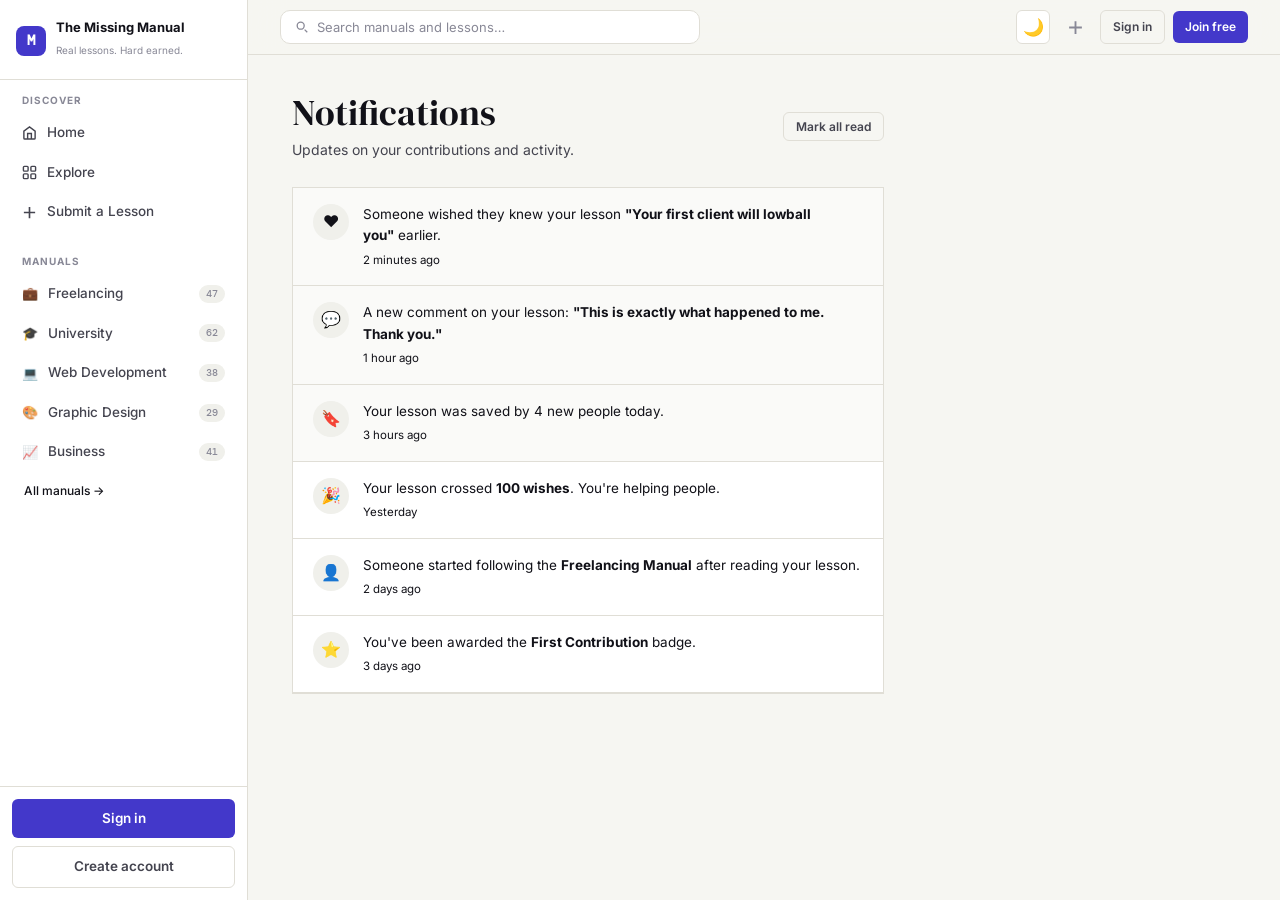
<file: pages/notifications.html>
<!DOCTYPE html>
<html lang="en">
<head>
  <meta charset="UTF-8" />
  <meta name="viewport" content="width=device-width, initial-scale=1.0" />
  <title>Notifications — The Missing Manual</title>
  <link rel="stylesheet" href="../css/style.css" />
</head>
<body>
<div class="app-wrapper ready">
  <div id="sidebar-mount"></div>
  <main class="main-content">
    <div id="topbar-mount"></div>
    <div class="page" style="max-width:680px">
      <div style="display:flex;align-items:center;justify-content:space-between;margin-bottom:24px">
        <div>
          <h2 style="margin-bottom:4px">Notifications</h2>
          <p style="font-size:14px">Updates on your contributions and activity.</p>
        </div>
        <button class="btn btn-ghost btn-sm" onclick="markAllRead()">Mark all read</button>
      </div>

      <div id="notif-list" style="background:var(--surface);border:1px solid var(--border);border-radius:var(--radius-lg);overflow:hidden"></div>
      <div style="height:80px"></div>
    </div>
  </main>
</div>
<div class="toast"></div>
<div id="mobile-nav-mount"></div>
<script src="../js/app.js"></script><script src="../js/loader.js"></script>
<script>
  document.getElementById('sidebar-mount').innerHTML = buildSidebar('notif');
  document.getElementById('topbar-mount').innerHTML = buildTopbar();
  document.getElementById('mobile-nav-mount').innerHTML = buildMobileNav('profile');

  const NOTIFS = [
    { id: 1, unread: true, icon: '❤️', text: 'Someone wished they knew your lesson <strong>"Your first client will lowball you"</strong> earlier.', time: '2 minutes ago' },
    { id: 2, unread: true, icon: '💬', text: 'A new comment on your lesson: <strong>"This is exactly what happened to me. Thank you."</strong>', time: '1 hour ago' },
    { id: 3, unread: true, icon: '🔖', text: 'Your lesson was saved by 4 new people today.', time: '3 hours ago' },
    { id: 4, unread: false, icon: '🎉', text: 'Your lesson crossed <strong>100 wishes</strong>. You\'re helping people.', time: 'Yesterday' },
    { id: 5, unread: false, icon: '👤', text: 'Someone started following the <strong>Freelancing Manual</strong> after reading your lesson.', time: '2 days ago' },
    { id: 6, unread: false, icon: '⭐', text: 'You\'ve been awarded the <strong>First Contribution</strong> badge.', time: '3 days ago' },
  ];

  function renderNotifs(notifs) {
    document.getElementById('notif-list').innerHTML = notifs.map(n => `
      <div style="display:flex;align-items:flex-start;gap:14px;padding:16px 20px;border-bottom:1px solid var(--border);background:${n.unread ? '#FAFAF8' : 'var(--surface)'};cursor:pointer;transition:background 0.15s" onclick="markRead(${n.id}, this)">
        <div style="width:36px;height:36px;border-radius:50%;background:var(--surface-2);display:flex;align-items:center;justify-content:center;font-size:16px;flex-shrink:0">${n.icon}</div>
        <div style="flex:1">
          <div style="font-size:13.5px;color:var(--text-primary);line-height:1.6;margin-bottom:4px">${n.text}</div>
          <div style="font-size:11.5px;color:var(--text-muted)">${n.time}</div>
        </div>
        ${n.unread ? `<div style="width:8px;height:8px;border-radius:50%;background:var(--warm);flex-shrink:0;margin-top:4px"></div>` : ''}
      </div>
    `).join('') || `<div style="padding:48px;text-align:center;color:var(--text-muted);font-size:13.5px">No notifications yet.</div>`;
  }

  function markRead(id, el) {
    const n = NOTIFS.find(n => n.id === id);
    if (n) { n.unread = false; el.style.background = 'var(--surface)'; const dot = el.querySelector('[style*="var(--warm)"]'); if (dot) dot.remove(); }
  }

  function markAllRead() {
    NOTIFS.forEach(n => n.unread = false);
    renderNotifs(NOTIFS);
    showToast('All notifications marked as read');
  }

  renderNotifs(NOTIFS);
</script>
</body>
</html>
</file>
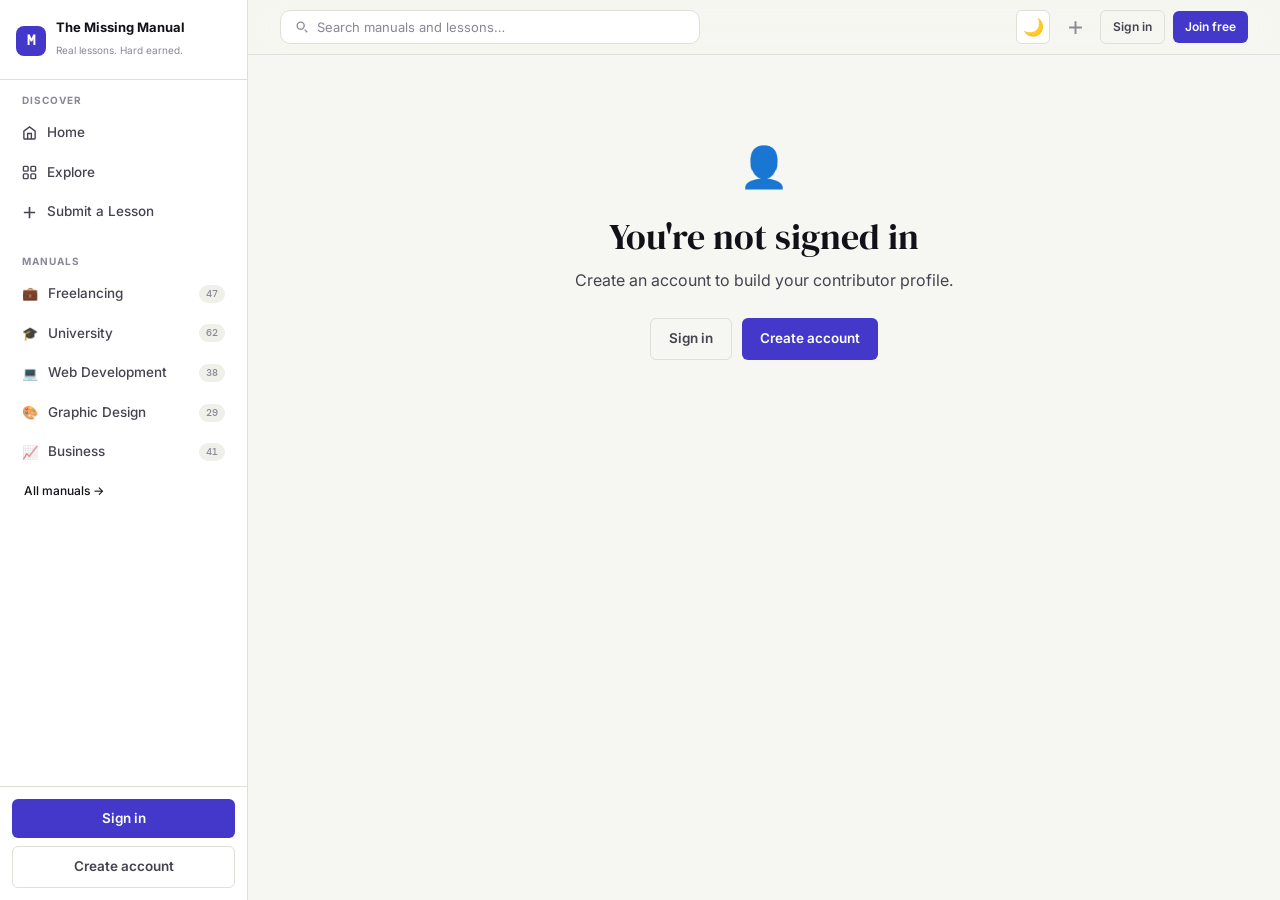
<file: pages/profile.html>
<!DOCTYPE html>
<html lang="en">
<head>
  <meta charset="UTF-8"/>
  <meta name="viewport" content="width=device-width,initial-scale=1.0"/>
  <title>Profile — The Missing Manual</title>
  <link rel="stylesheet" href="../css/style.css"/>
</head>
<body>
<div class="app-wrapper ready">
  <div id="sb"></div>
  <main class="main-content">
    <div id="tb"></div>

    <div id="noauth" class="hidden" style="padding:80px 44px;text-align:center">
      <div style="font-size:40px;margin-bottom:16px">👤</div>
      <h2 style="margin-bottom:8px">You're not signed in</h2>
      <p style="margin-bottom:24px">Create an account to build your contributor profile.</p>
      <div style="display:flex;gap:10px;justify-content:center">
        <a href="login.html" class="btn btn-ghost">Sign in</a>
        <a href="signup.html" class="btn btn-primary">Create account</a>
      </div>
    </div>

    <div id="content">
      <div class="profile-cover"></div>
      <div class="profile-header">
        <div class="profile-avatar-row">
          <div class="p-avatar" id="pa">?</div>
          <div class="p-actions">
            <button class="btn btn-ghost btn-sm" onclick="openEdit()">Edit profile</button>
            <button class="btn btn-ghost btn-sm" onclick="doLogout()">Sign out</button>
          </div>
        </div>
        <div class="p-name" id="pn">—</div>
        <div class="p-handle" id="ph">—</div>
        <div class="p-bio" id="pb">No bio yet.</div>
        <div class="p-badges">
          <span class="badge badge-blue">🏅 First Contribution</span>
          <span class="badge badge-gold">⭐ Top Contributor</span>
          <span class="badge badge-green">✅ Verified</span>
        </div>
        <div class="p-stats">
          <div class="p-stat"><span class="n" id="ps-l">0</span><span class="l">Lessons</span></div>
          <div class="p-stat"><span class="n" id="ps-w">0</span><span class="l">Wishes received</span></div>
          <div class="p-stat"><span class="n" id="ps-r">0</span><span class="l">Reputation</span></div>
        </div>
      </div>

      <div class="tabs-bar">
        <div class="tab active" onclick="switchTab('contrib',this)">Contributions</div>
        <div class="tab" onclick="switchTab('saved',this)">Saved</div>
        <div class="tab" onclick="switchTab('settings',this)">Settings</div>
      </div>

      <div id="t-contrib" class="page" style="max-width:780px">
        <div id="contrib-list"></div>
        <div style="height:80px"></div>
      </div>

      <div id="t-saved" class="page hidden" style="max-width:780px">
        <div id="saved-list"></div>
        <div style="height:80px"></div>
      </div>

      <div id="t-settings" class="page hidden" style="max-width:520px">
        <div style="background:var(--surface);border:1px solid var(--border);border-radius:var(--r-lg);overflow:hidden;margin-bottom:16px">
          <div style="padding:18px 24px;border-bottom:1px solid var(--border)"><h3 style="font-size:14px">Account settings</h3></div>
          <div style="padding:20px 24px;display:flex;flex-direction:column;gap:14px">
            <div><label class="form-label" style="display:block">Display name</label><input class="form-input" id="s-nm" type="text"/></div>
            <div><label class="form-label" style="display:block">Bio</label><textarea class="form-textarea" id="s-bio" rows="3"></textarea></div>
            <button class="btn btn-primary btn-sm" style="align-self:flex-start" onclick="saveSettings()">Save changes</button>
          </div>
        </div>
        <div style="background:var(--surface);border:1px solid var(--border);border-radius:var(--r-lg);overflow:hidden;margin-bottom:16px">
          <div style="padding:18px 24px;border-bottom:1px solid var(--border)"><h3 style="font-size:14px">Change password</h3></div>
          <div style="padding:20px 24px;display:flex;flex-direction:column;gap:14px">
            <div><label class="form-label" style="display:block">Current password</label><input class="form-input" id="s-cp" type="password" placeholder="••••••••"/></div>
            <div><label class="form-label" style="display:block">New password</label><input class="form-input" id="s-np" type="password" placeholder="At least 8 characters"/></div>
            <button class="btn btn-ghost btn-sm" style="align-self:flex-start" onclick="changePw()">Update password</button>
          </div>
        </div>
        <div style="background:var(--surface);border:1.5px solid #FECACA;border-radius:var(--r-lg);overflow:hidden">
          <div style="padding:18px 24px;border-bottom:1px solid #FECACA"><h3 style="font-size:14px;color:#DC2626">Danger zone</h3></div>
          <div style="padding:20px 24px">
            <p style="font-size:13px;color:var(--text-3);margin-bottom:14px">Deleting your account is permanent. Your lessons remain anonymized.</p>
            <button class="btn btn-sm" style="background:#FEF2F2;color:#DC2626;border:1px solid #FECACA" onclick="delAccount()">Delete my account</button>
          </div>
        </div>
        <div style="height:80px"></div>
      </div>
    </div>
  </main>
</div>

<div class="overlay" id="editModal" onclick="if(event.target===this)closeEdit()">
  <div class="modal">
    <button class="modal-close" onclick="closeEdit()">✕</button>
    <div class="modal-title">Edit profile</div>
    <div class="modal-sub">Your lessons are always posted anonymously.</div>
    <div class="form-group"><label class="form-label" style="display:block">Display name</label><input class="form-input" id="e-nm"/></div>
    <div class="form-group"><label class="form-label" style="display:block">Bio</label><textarea class="form-textarea" id="e-bio" rows="3" placeholder="Tell the community about yourself"></textarea></div>
    <button class="btn btn-primary" style="width:100%" onclick="saveEdit()">Save profile</button>
  </div>
</div>

<div id="sm"></div>
<div class="toast"></div>
<div id="mn"></div>

<script src="../js/app.js"></script>
<script src="../js/api.js"></script>
<script>
  document.getElementById('sb').innerHTML = buildSidebar('');
  document.getElementById('tb').innerHTML = buildTopbar();
  document.getElementById('sm').innerHTML = buildShareModal();
  document.getElementById('mn').innerHTML = buildMobileNav('profile');

  var user = Auth.getUser();

  if (!user) {
    document.getElementById('noauth').classList.remove('hidden');
    document.getElementById('content').classList.add('hidden');
  } else {
    loadProfile();
    loadContributions();
    Api.getMe().then(function(res) {
      if (res && !res.error) {
        user.contributions = res.contributions || 0;
        user.reputation = res.reputation || 0;
        localStorage.setItem('tmm_user', JSON.stringify(user));
        loadProfile();
      }
    }).catch(function() {});
  }

  function loadProfile() {
    user = Auth.getUser();
    document.getElementById('pa').textContent = user.initial;
    document.getElementById('pn').textContent = user.name;
    document.getElementById('ph').textContent = user.handle;
    document.getElementById('pb').innerHTML = user.bio || '<span style="color:var(--text-3)">No bio yet. <span style="color:var(--indigo);cursor:pointer" onclick="openEdit()">Add one →</span></span>';
    document.getElementById('ps-l').textContent = user.contributions || 0;
    document.getElementById('ps-w').textContent = user.reputation || 0;
    document.getElementById('ps-r').textContent = user.reputation || 0;
    document.getElementById('s-nm').value = user.name;
    document.getElementById('s-bio').value = user.bio || '';
  }

  function loadContributions() {
    Api.getMySubmissions().then(function(lessons) {
      var el = document.getElementById('contrib-list');
      if (!lessons.length) {
        el.innerHTML = '<div style="background:var(--surface);border:1px solid var(--border);border-radius:var(--r-lg);padding:48px;text-align:center"><div style="font-size:28px;margin-bottom:12px;opacity:.3">✍️</div><h3 style="font-size:15px;margin-bottom:6px">No contributions yet</h3><p style="font-size:13px;color:var(--text-3);margin-bottom:20px">Share your first hard-earned lesson.</p><a href="submit.html" class="btn btn-primary btn-sm">Submit a lesson</a></div>';
        return;
      }
      el.innerHTML = '<div class="lesson-list">' + lessons.map(function(l) {
        return '<div class="lesson-row"><div class="lesson-row-left"><div class="lesson-type">' + l.category + ' · ' + l.type + '</div><h3>' + l.title + '</h3><div class="lesson-row-meta"><span style="padding:2px 8px;border-radius:20px;font-size:11px;font-weight:700;background:' + (l.status==='approved'?'var(--green-light)':'#FEF9C3') + ';color:' + (l.status==='approved'?'var(--green)':'#854D0E') + '">' + l.status + '</span></div></div><div class="lesson-row-right"><button class="btn btn-ghost btn-sm" onclick="event.stopPropagation();deleteLesson(\'' + l.id + '\', this)">Delete</button></div></div>';
      }).join('') + '</div>';
    }).catch(function() {});
  }

  function deleteLesson(id, btn) {
    if (!confirm('Delete this lesson? This cannot be undone.')) return;
    Api.deleteLesson(id).then(function(res) {
      if (res.error) { showToast(res.error); return; }
      btn.closest('.lesson-row').remove();
      showToast('Lesson deleted');
      user.contributions = Math.max(0, (user.contributions || 1) - 1);
      localStorage.setItem('tmm_user', JSON.stringify(user));
      loadProfile();
      if (!document.querySelector('#contrib-list .lesson-row')) {
        loadContributions();
      }
    }).catch(function() { showToast('Could not delete lesson'); });
  }

  function loadSaved() {
    Api.getSavedLessons().then(function(lessons) {
      var el = document.getElementById('saved-list');
      if (!Array.isArray(lessons) || !lessons.length) {
        el.innerHTML = '<div style="background:var(--surface);border:1px solid var(--border);border-radius:var(--r-lg);padding:48px;text-align:center"><div style="font-size:28px;margin-bottom:12px;opacity:.3">🔖</div><h3 style="font-size:15px;margin-bottom:6px">No saved lessons</h3><p style="font-size:13px;color:var(--text-3)">Save lessons as you read them.</p></div>';
        return;
      }
      el.innerHTML = '<div class="lesson-list">' + lessons.map(function(l) {
        return '<div class="lesson-row" onclick="location=\'manual.html?cat=' + l.category + '&lesson=' + l.id + '\'"><div class="lesson-row-left"><div class="lesson-type">' + l.category + ' · ' + l.type + '</div><h3>' + l.title + '</h3></div></div>';
      }).join('') + '</div>';
    }).catch(function() {});
  }

  function switchTab(t, el) {
    ['contrib','saved','settings'].forEach(function(x) { document.getElementById('t-'+x).classList.add('hidden'); });
    document.querySelectorAll('.tab').forEach(function(x) { x.classList.remove('active'); });
    document.getElementById('t-'+t).classList.remove('hidden');
    el.classList.add('active');
    if (t === 'saved') loadSaved();
  }

  function openEdit() {
    document.getElementById('e-nm').value = user.name;
    document.getElementById('e-bio').value = user.bio || '';
    document.getElementById('editModal').classList.add('open');
  }
  function closeEdit() { document.getElementById('editModal').classList.remove('open'); }

  function saveEdit() {
    var nm = document.getElementById('e-nm').value.trim();
    var bio = document.getElementById('e-bio').value.trim();
    if (!nm) { showToast('Name cannot be empty'); return; }
    Api.updateProfile(nm, bio).then(function(res) {
      if (res.error) { showToast(res.error); return; }
      user.name = res.name; user.bio = res.bio; user.initial = res.name[0].toUpperCase();
      localStorage.setItem('tmm_user', JSON.stringify(user));
      loadProfile(); closeEdit(); showToast('Profile updated!');
    });
  }

  function saveSettings() {
    var nm = document.getElementById('s-nm').value.trim();
    var bio = document.getElementById('s-bio').value.trim();
    Api.updateProfile(nm, bio).then(function(res) {
      if (res.error) { showToast(res.error); return; }
      user.name = res.name; user.bio = res.bio; user.initial = res.name[0].toUpperCase();
      localStorage.setItem('tmm_user', JSON.stringify(user));
      loadProfile(); showToast('Settings saved!');
    });
  }

  function changePw() {
    var cp = document.getElementById('s-cp').value;
    var np = document.getElementById('s-np').value;
    if (!cp || !np) { showToast('Fill in both password fields'); return; }
    if (np.length < 8) { showToast('New password must be 8+ characters'); return; }
    Api.changePassword(cp, np).then(function(res) {
      if (res.error) { showToast(res.error); return; }
      showToast('Password updated!');
      document.getElementById('s-cp').value = '';
      document.getElementById('s-np').value = '';
    });
  }

  function delAccount() {
    if (confirm('Delete your account? This cannot be undone.')) {
      Api.deleteAccount().then(function() {
        Auth.logout();
        location.href = '../index.html';
      });
    }
  }

  function doLogout() { Auth.logout(); location.href = '../index.html'; }
</script>
</body>
</html>
</file>
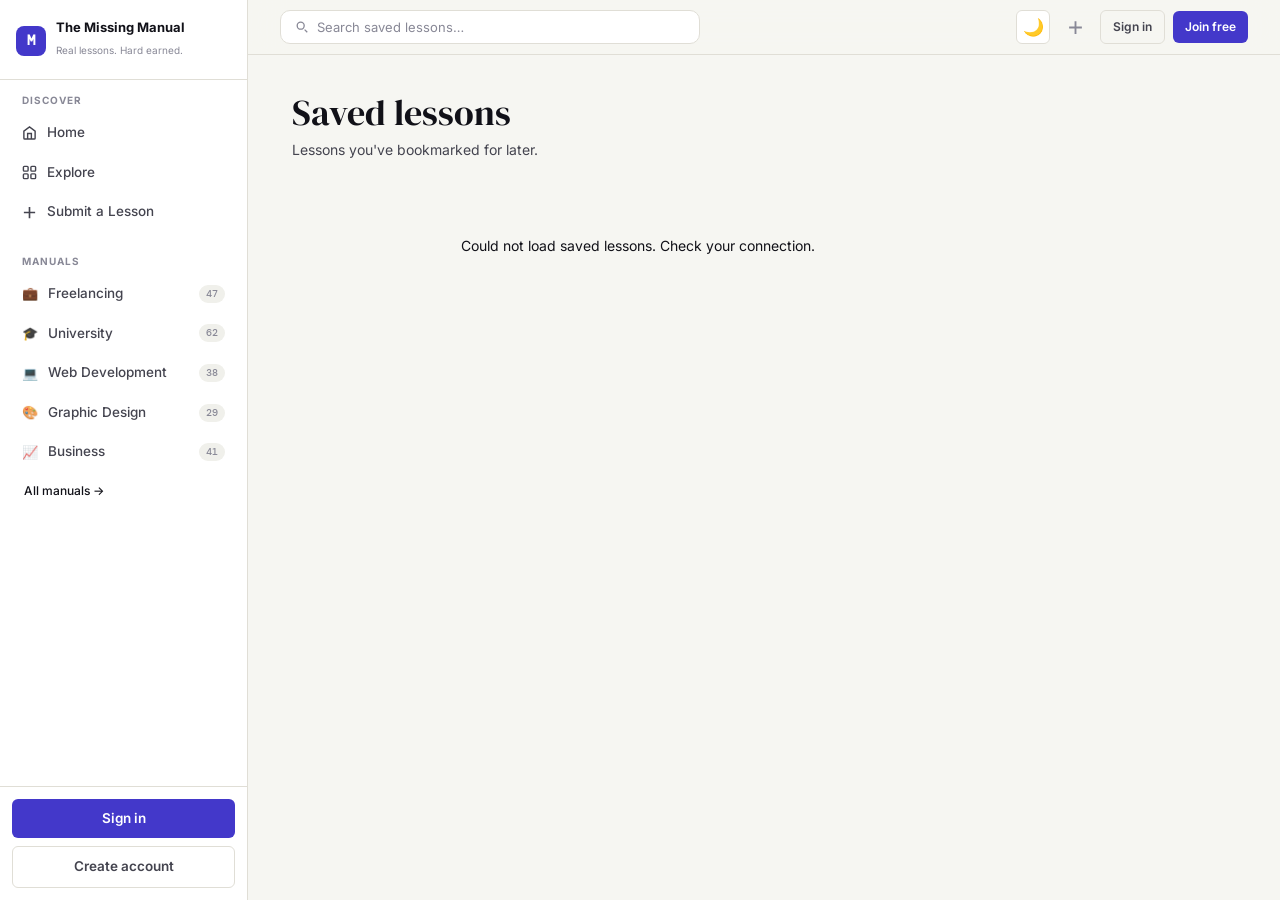
<file: pages/saved.html>
<!DOCTYPE html>
<html lang="en">
<head>
  <meta charset="UTF-8" />
  <meta name="viewport" content="width=device-width, initial-scale=1.0" />
  <title>Saved Lessons — The Missing Manual</title>
  <link rel="stylesheet" href="../css/style.css" />
</head>
<body>
<div class="app-wrapper ready">
  <div id="sidebar-mount"></div>
  <main class="main-content">
    <div id="topbar-mount"></div>
    <div class="page" style="max-width:780px">
      <div style="margin-bottom:24px">
        <h2 style="margin-bottom:4px">Saved lessons</h2>
        <p style="font-size:14px">Lessons you've bookmarked for later.</p>
      </div>
      <div id="saved-mount"></div>
      <div style="height:80px"></div>
    </div>
  </main>
</div>
<div class="toast"></div>
<div id="mobile-nav-mount"></div>
<script src="../js/app.js"></script><script src="../js/api.js"></script><script src="../js/loader.js"></script>
<script>
  document.getElementById('sidebar-mount').innerHTML = buildSidebar('saved');
  document.getElementById('topbar-mount').innerHTML = buildTopbar('Search saved lessons…');
  document.getElementById('mobile-nav-mount').innerHTML = buildMobileNav('saved');

  const mount = document.getElementById('saved-mount');
  mount.innerHTML = `<div style="text-align:center;padding:48px 20px;color:var(--text-muted);font-size:14px">Loading saved lessons…</div>`;

  function timeAgo(iso){
    const s = Math.floor((Date.now() - new Date(iso).getTime())/1000);
    if(s<60) return 'just now';
    if(s<3600) return Math.floor(s/60)+'m ago';
    if(s<86400) return Math.floor(s/3600)+'h ago';
    if(s<2592000) return Math.floor(s/86400)+'d ago';
    return Math.floor(s/2592000)+'mo ago';
  }

  function render(savedLessons){
    if (!savedLessons.length) {
      mount.innerHTML = `
        <div style="background:var(--surface);border:1px solid var(--border);border-radius:var(--radius-lg);padding:60px;text-align:center">
          <div style="font-size:32px;margin-bottom:14px;opacity:0.3">🔖</div>
          <h3 style="font-size:15px;margin-bottom:6px">Nothing saved yet</h3>
          <p style="font-size:13.5px;color:var(--text-muted);max-width:280px;margin:0 auto 20px">When you save a lesson, it appears here. Go explore the manuals.</p>
          <a href="explore.html" class="btn btn-primary btn-sm">Browse manuals</a>
        </div>`;
      return;
    }
    mount.innerHTML = `<div class="lesson-list">` + savedLessons.map(l => {
      const cat = DATA.categories.find(c => c.id === l.category);
      const wishes = l._count ? l._count.wishes : 0;
      const comments = l._count ? l._count.comments : 0;
      return `
      <div class="lesson-row" onclick="window.location='manual.html?cat=${l.category}&lesson=${l.id}'">
        <div class="lesson-row-left">
          <div class="lesson-type"><span style="color:${cat?.color||''}">${cat?.icon||''}</span> ${cat?.name||''} · ${l.type}</div>
          <h3>${l.title}</h3>
          <p>${l.whatHappened}</p>
          <div class="lesson-row-meta">
            <span>${icon('heart')} ${wishes}</span>
            <span>${icon('comment')} ${comments}</span>
            <span>Anonymous · ${timeAgo(l.createdAt)}</span>
          </div>
        </div>
        <div class="lesson-row-right">
          <button class="btn btn-ghost btn-sm" onclick="event.stopPropagation();removeSaved('${l.id}', this)">Remove</button>
        </div>
      </div>`;
    }).join('') + `</div>`;
  }

  function removeSaved(id, btn) {
    Api.saveLesson(id).then(function(res){
      if (res.error) { showToast(res.error); return; }
      btn.closest('.lesson-row').remove();
      showToast('Removed from saved');
      if (!document.querySelector('.lesson-row')) {
        mount.innerHTML = `<div style="text-align:center;padding:40px;color:var(--text-muted);font-size:13.5px">All cleared. Go save some more.</div>`;
      }
    }).catch(function(){ showToast('Could not connect to server'); });
  }

  Api.getSavedLessons().then(function(savedLessons){
    render(Array.isArray(savedLessons) ? savedLessons : []);
  }).catch(function(){
    mount.innerHTML = `<div style="text-align:center;padding:48px 20px;color:var(--text-muted);font-size:14px">Could not load saved lessons. Check your connection.</div>`;
  });
</script>
</body>
</html>
</file>
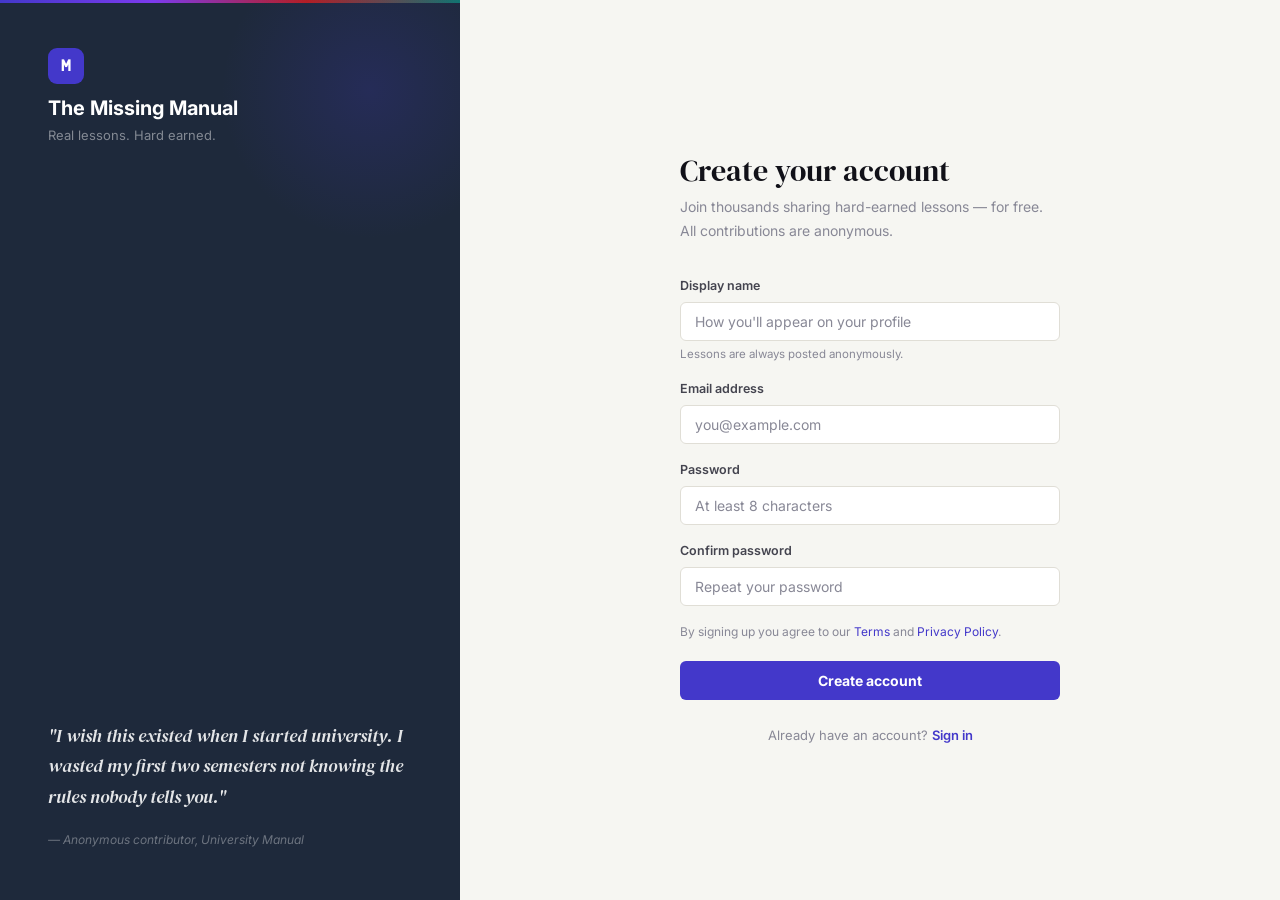
<file: pages/signup.html>
<!DOCTYPE html>
<html lang="en">
<head>
  <meta charset="UTF-8"/>
  <meta name="viewport" content="width=device-width,initial-scale=1.0"/>
  <title>Create Account — The Missing Manual</title>
  <link rel="stylesheet" href="../css/style.css"/>
</head>
<body>
<div class="auth-page ready">
  <div class="auth-left">
    <div class="auth-logo">
      <div class="logo-mark"><span>M</span></div>
      <h2>The Missing Manual</h2>
      <p>Real lessons. Hard earned.</p>
    </div>
    <div class="auth-quote">
      <blockquote>"I wish this existed when I started university. I wasted my first two semesters not knowing the rules nobody tells you."</blockquote>
      <cite>— Anonymous contributor, University Manual</cite>
    </div>
  </div>
  <div class="auth-right">
    <div class="auth-form">
      <h1>Create your account</h1>
      <p class="auth-sub">Join thousands sharing hard-earned lessons — for free. All contributions are anonymous.</p>

      <div id="err" class="hidden" style="background:#FEF2EE;border:1px solid #FDBA9A;border-radius:var(--r-sm);padding:10px 14px;font-size:13px;color:var(--warm);margin-bottom:14px"></div>

      <div class="form-group">
        <label class="form-label">Display name</label>
        <input class="form-input" id="nm" type="text" placeholder="How you'll appear on your profile"/>
        <div style="font-size:11.5px;color:var(--text-3);margin-top:4px">Lessons are always posted anonymously.</div>
      </div>
      <div class="form-group">
        <label class="form-label">Email address</label>
        <input class="form-input" id="em" type="email" placeholder="you@example.com"/>
      </div>
      <div class="form-group">
        <label class="form-label">Password</label>
        <input class="form-input" id="pw" type="password" placeholder="At least 8 characters"/>
      </div>
      <div class="form-group">
        <label class="form-label">Confirm password</label>
        <input class="form-input" id="cp" type="password" placeholder="Repeat your password"/>
      </div>
      <div style="font-size:12px;color:var(--text-3);margin-bottom:12px;line-height:1.6">
        By signing up you agree to our <a href="#" style="color:var(--indigo)">Terms</a> and <a href="#" style="color:var(--indigo)">Privacy Policy</a>.
      </div>
      <button class="form-submit" id="btn" onclick="doSignup()">Create account</button>
      <p class="auth-switch">Already have an account? <a href="login.html">Sign in</a></p>
    </div>
  </div>
</div>
<script src="../js/app.js"></script>
<script src="../js/api.js"></script>
<script>
  if (Auth.isLoggedIn()) location.href = '../index.html';

  function showErr(m) {
    var e = document.getElementById('err');
    e.textContent = m;
    e.classList.remove('hidden');
  }

  function doSignup() {
    var nm = document.getElementById('nm').value.trim();
    var em = document.getElementById('em').value.trim();
    var pw = document.getElementById('pw').value;
    var cp = document.getElementById('cp').value;
    var btn = document.getElementById('btn');

    if (!nm || !em || !pw || !cp) { showErr('Fill in all fields.'); return; }
    if (nm.length < 2) { showErr('Display name too short.'); return; }
    if (!em.includes('@')) { showErr('Enter a valid email.'); return; }
    if (pw.length < 8) { showErr('Password must be at least 8 characters.'); return; }
    if (pw !== cp) { showErr('Passwords do not match.'); return; }

    btn.textContent = 'Creating account…';
    btn.disabled = true;

    Api.register(nm, em, pw).then(function(res) {
      if (res.error) {
        showErr(res.error);
        btn.textContent = 'Create account';
        btn.disabled = false;
        return;
      }
      Auth.setUser(res.token, res.user);
      location.href = '../index.html';
    }).catch(function() {
      showErr('Could not connect to server. Make sure the backend is running.');
      btn.textContent = 'Create account';
      btn.disabled = false;
    });
  }

  document.addEventListener('keypress', function(e) { if (e.key === 'Enter') doSignup(); });
</script>
</body>
</html>
</file>
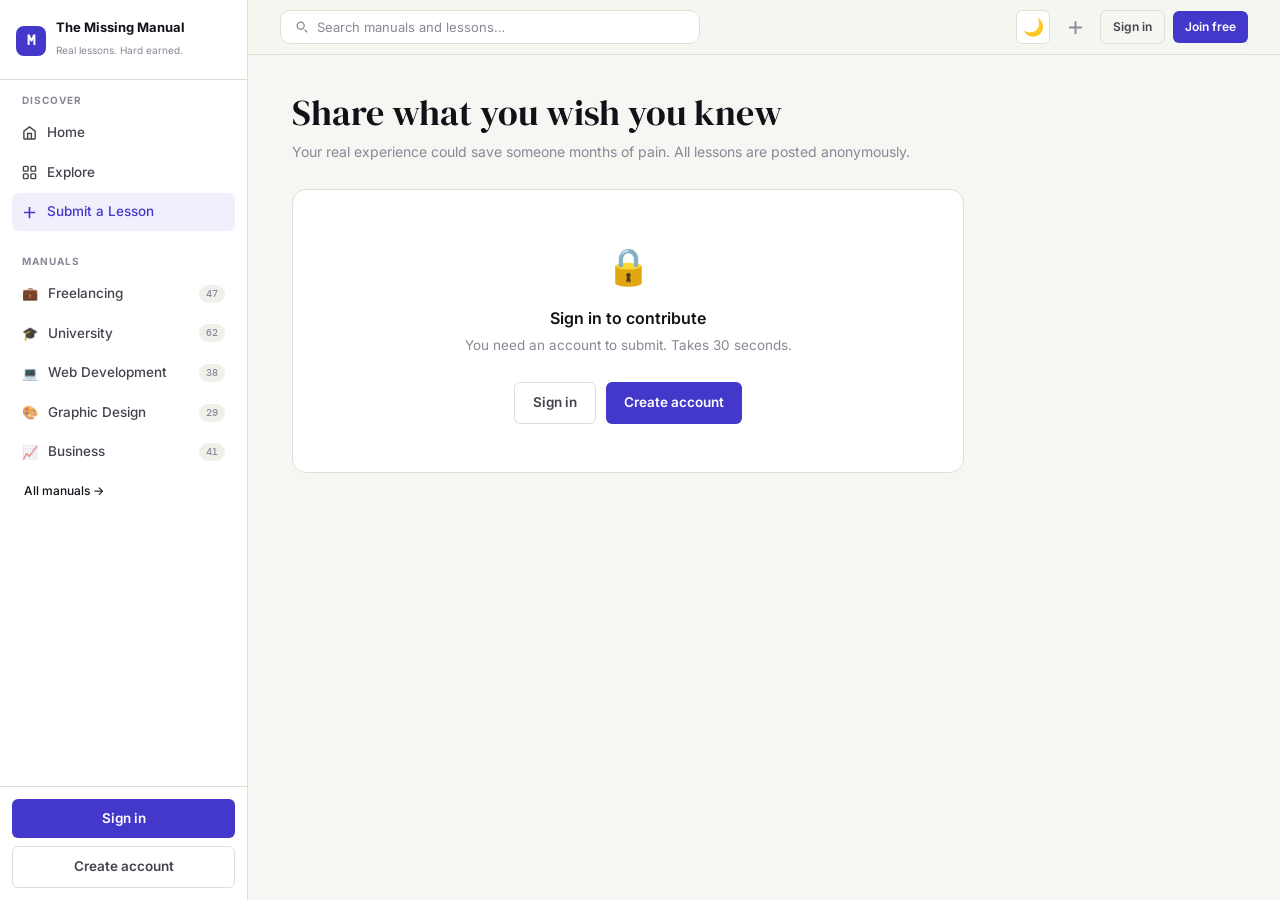
<file: pages/submit.html>
<!DOCTYPE html>
<html lang="en">
<head>
  <meta charset="UTF-8"/>
  <meta name="viewport" content="width=device-width,initial-scale=1.0"/>
  <title>Submit a Lesson — The Missing Manual</title>
  <link rel="stylesheet" href="../css/style.css"/>
</head>
<body>
<div class="app-wrapper ready">
  <div id="sb"></div>
  <main class="main-content">
    <div id="tb"></div>
    <div class="page-narrow">
      <div style="margin-bottom:24px">
        <h2 style="margin-bottom:6px">Share what you wish you knew</h2>
        <p style="font-size:14px;color:var(--text-3)">Your real experience could save someone months of pain. All lessons are posted anonymously.</p>
      </div>

      <div id="gate" class="hidden" style="background:var(--surface);border:1px solid var(--border);border-radius:var(--r-lg);padding:48px;text-align:center">
        <div style="font-size:36px;margin-bottom:14px">🔒</div>
        <h3 style="font-size:16px;margin-bottom:6px">Sign in to contribute</h3>
        <p style="font-size:13.5px;color:var(--text-3);margin-bottom:24px">You need an account to submit. Takes 30 seconds.</p>
        <div style="display:flex;gap:10px;justify-content:center">
          <a href="login.html" class="btn btn-ghost">Sign in</a>
          <a href="signup.html" class="btn btn-primary">Create account</a>
        </div>
      </div>

      <div id="formwrap">
        <div style="background:var(--indigo-soft);border:1px solid var(--indigo-border);border-radius:var(--r-lg);padding:14px 18px;margin-bottom:20px">
          <div style="font-size:11px;font-weight:700;color:var(--indigo);text-transform:uppercase;letter-spacing:.06em;margin-bottom:5px">Before you submit</div>
          <ul style="font-size:13px;color:var(--indigo);line-height:1.8;padding-left:16px">
            <li>This must be something that actually happened to you</li>
            <li>Be specific — vague advice is everywhere already</li>
            <li>No promotion, no sales pitches</li>
            <li>Your identity is always kept anonymous</li>
          </ul>
        </div>

        <div class="submit-card" id="form">
          <div class="submit-head"><h3>Your lesson</h3><p>Tell us exactly what happened and what you learned.</p></div>
          <div class="submit-body">
            <div class="form-row">
              <div><label class="form-label" style="display:block">Category</label>
                <select class="form-select" id="f-cat">
                  <option value="">Choose…</option>
                  <option value="freelancing">Freelancing</option>
                  <option value="university">University</option>
                  <option value="web-dev">Web Development</option>
                  <option value="graphic-design">Graphic Design</option>
                  <option value="business">Business</option>
                  <option value="nysc">NYSC</option>
                  <option value="job-hunting">Job Hunting</option>
                  <option value="money">Money & Finance</option>
                </select>
              </div>
              <div><label class="form-label" style="display:block">Section</label>
                <select class="form-select" id="f-type">
                  <option value="">Choose…</option>
                  <option>Things Nobody Tells You</option>
                  <option>Costly Mistakes</option>
                  <option>Red Flags</option>
                  <option>Time Savers</option>
                  <option>Regrets From Experience</option>
                  <option>Best Advice Received</option>
                </select>
              </div>
            </div>
            <div><label class="form-label" style="display:block">Headline</label>
              <input class="form-input" id="f-title" type="text" placeholder="e.g. I lost a client because I had no contract." maxlength="140" oninput="cnt(this,'tc',140)"/>
              <div class="char-hint"><span id="tc">0</span>/140</div>
            </div>
            <div><label class="form-label" style="display:block">The situation</label>
              <textarea class="form-textarea" id="f-sit" rows="3" placeholder="Set the scene. Where were you? What was going on?" maxlength="300" oninput="cnt(this,'sc',300)"></textarea>
              <div class="char-hint"><span id="sc">0</span>/300</div>
            </div>
            <div><label class="form-label" style="display:block">What happened</label>
              <textarea class="form-textarea" id="f-hap" rows="4" placeholder="Tell the story. What did you do? What went wrong or right? Be real." maxlength="800" oninput="cnt(this,'hc',800)"></textarea>
              <div class="char-hint"><span id="hc">0</span>/800</div>
            </div>
            <div><label class="form-label" style="display:block">The lesson you took</label>
              <textarea class="form-textarea" id="f-les" rows="3" placeholder="What do you know now that you didn't before?" maxlength="500" oninput="cnt(this,'lc',500)"></textarea>
              <div class="char-hint"><span id="lc">0</span>/500</div>
            </div>
            <div><label class="form-label" style="display:block">Advice for others</label>
              <textarea class="form-textarea" id="f-adv" rows="3" placeholder="If someone is about to face this situation, what's the one thing they should do?" maxlength="400" oninput="cnt(this,'ac',400)"></textarea>
              <div class="char-hint"><span id="ac">0</span>/400</div>
            </div>
          </div>
          <div class="submit-foot">
            <span style="font-size:12px;color:var(--text-3)">Anonymous · Published instantly</span>
            <button class="btn btn-primary" id="submit-btn" onclick="submitLesson()">&#10003; Submit lesson</button>
          </div>
        </div>

        <div id="success" class="hidden" style="background:var(--surface);border:1px solid rgba(5,150,105,0.2);border-radius:var(--r-lg);padding:48px;text-align:center">
          <div style="font-size:40px;margin-bottom:14px">🎉</div>
          <h3 style="font-size:16px;margin-bottom:6px">Lesson published!</h3>
          <p style="font-size:13.5px;color:var(--text-3);max-width:300px;margin:0 auto 24px">It's live now. Thank you for sharing what you learned.</p>
          <div style="display:flex;gap:10px;justify-content:center">
            <a href="explore.html" class="btn btn-ghost btn-sm">Browse manuals</a>
            <button class="btn btn-primary btn-sm" onclick="resetForm()">Submit another</button>
          </div>
        </div>
      </div>
      <div style="height:80px"></div>
    </div>
  </main>
</div>
<div class="toast"></div>
<div id="mn"></div>
<script src="../js/app.js"></script>
<script src="../js/api.js"></script>
<script>
  document.getElementById('sb').innerHTML = buildSidebar('submit');
  document.getElementById('tb').innerHTML = buildTopbar();
  document.getElementById('mn').innerHTML = buildMobileNav('submit');

  if (!Auth.isLoggedIn()) {
    document.getElementById('gate').classList.remove('hidden');
    document.getElementById('formwrap').classList.add('hidden');
  }

  function cnt(el, id, max) { document.getElementById(id).textContent = el.value.length; }

  function submitLesson() {
    var fields = ['f-cat','f-type','f-title','f-sit','f-hap','f-les','f-adv'];
    var ok = true;
    var data = {};
    fields.forEach(function(f) {
      var el = document.getElementById(f);
      if (!el.value.trim()) { el.style.borderColor = 'var(--warm)'; ok = false; }
      else { el.style.borderColor = ''; data[f] = el.value.trim(); }
    });
    if (!ok) { showToast('Fill in all fields'); return; }

    var btn = document.getElementById('submit-btn');
    btn.textContent = 'Submitting…';
    btn.disabled = true;

    Api.submitLesson({
      category: data['f-cat'],
      type: data['f-type'],
      title: data['f-title'],
      situation: data['f-sit'],
      whatHappened: data['f-hap'],
      lesson: data['f-les'],
      advice: data['f-adv']
    }).then(function(res) {
      if (res.error) { showToast(res.error); btn.textContent = '✓ Submit lesson'; btn.disabled = false; return; }
      document.getElementById('form').classList.add('hidden');
      document.getElementById('success').classList.remove('hidden');
    }).catch(function() {
      showToast('Server error. Is the backend running?');
      btn.textContent = '✓ Submit lesson';
      btn.disabled = false;
    });
  }

  function resetForm() {
    document.getElementById('success').classList.add('hidden');
    document.getElementById('form').classList.remove('hidden');
    ['f-cat','f-type','f-title','f-sit','f-hap','f-les','f-adv'].forEach(function(f) {
      document.getElementById(f).value = '';
    });
    ['tc','sc','hc','lc','ac'].forEach(function(id) {
      document.getElementById(id).textContent = '0';
    });
    document.getElementById('submit-btn').textContent = '✓ Submit lesson';
    document.getElementById('submit-btn').disabled = false;
  }
</script>
</body>
</html>
</file>
<file: css/style.css>
@import url('https://fonts.googleapis.com/css2?family=DM+Serif+Display:ital@0;1&family=Inter:wght@300;400;500;600;700&family=DM+Mono:wght@400;500&display=swap');

:root {
  --bg:#F6F6F2;
  --surface:#FFFFFF;
  --surface-2:#F0F0EB;
  --surface-3:#E8E8E2;
  --border:#E0DED6;
  --border-dark:#C8C6BC;
  --text-1:#111118;
  --text-2:#44444F;
  --text-3:#888896;
  --indigo:#4338CA;
  --indigo-2:#3730A3;
  --indigo-soft:rgba(67,56,202,0.08);
  --indigo-border:rgba(67,56,202,0.18);
  --crimson:#B91C1C;
  --crimson-soft:rgba(185,28,28,0.08);
  --teal:#0F766E;
  --teal-soft:rgba(15,118,110,0.08);
  --amber:#92400E;
  --amber-soft:rgba(146,64,14,0.08);
  --slate:#1E293B;
  --r-sm:6px;--r:10px;--r-lg:14px;--r-xl:20px;
  --sh-sm:0 1px 3px rgba(0,0,0,0.06),0 1px 2px rgba(0,0,0,0.04);
  --sh:0 4px 16px rgba(0,0,0,0.08);
  --sh-lg:0 16px 40px rgba(0,0,0,0.12);
  --nav:248px;
  --ease:all 0.18s ease;
}

*,*::before,*::after{box-sizing:border-box;margin:0;padding:0}
html{font-size:16px;scroll-behavior:smooth}
body{font-family:'Inter',sans-serif;background:var(--bg);color:var(--text-1);line-height:1.6;-webkit-font-smoothing:antialiased}
a{color:inherit;text-decoration:none}
button{cursor:pointer;font-family:inherit;border:none;background:none}
input,textarea,select{font-family:inherit}
h1,h2,h3,h4{line-height:1.2;color:var(--text-1)}
h1{font-size:clamp(2.25rem,5vw,3.5rem);font-family:'DM Serif Display',serif;font-weight:400}
h2{font-size:clamp(1.5rem,3vw,2.25rem);font-family:'DM Serif Display',serif;font-weight:400}
h3{font-size:1rem;font-weight:600}
p{color:var(--text-2);line-height:1.75}

/* APP WRAPPER */
.app-wrapper{display:flex;min-height:100vh;opacity:0;transition:opacity 0.5s ease}
.app-wrapper.ready{opacity:1}

/* SIDEBAR */
.sidebar{width:var(--nav);background:var(--surface);border-right:1px solid var(--border);position:fixed;top:0;left:0;bottom:0;display:flex;flex-direction:column;z-index:100;overflow-y:auto}
.sidebar-logo{padding:20px 16px 18px;border-bottom:1px solid var(--border);display:flex;align-items:center;gap:10px}
.logo-mark{width:30px;height:30px;border-radius:8px;background:var(--indigo);display:flex;align-items:center;justify-content:center;flex-shrink:0}
.logo-mark span{color:white;font-size:14px;font-weight:700;font-family:'DM Mono',monospace}
.logo-name{font-size:13px;font-weight:700;color:var(--text-1);display:block;line-height:1.2}
.logo-sub{font-size:10px;color:var(--text-3)}
.sidebar-nav{padding:12px;flex:1}
.nav-section{margin-bottom:22px}
.nav-section-label{font-size:10px;font-weight:700;color:var(--text-3);text-transform:uppercase;letter-spacing:.1em;padding:0 10px;margin-bottom:6px;display:block}
.nav-link{display:flex;align-items:center;gap:10px;padding:8px 10px;border-radius:var(--r-sm);font-size:13.5px;color:var(--text-2);font-weight:500;transition:var(--ease);cursor:pointer;margin-bottom:2px;text-decoration:none}
.nav-link:hover{background:var(--surface-2);color:var(--text-1)}
.nav-link.active{background:var(--indigo-soft);color:var(--indigo)}
.nav-link svg{width:15px;height:15px;flex-shrink:0}
.count{margin-left:auto;font-family:'DM Mono',monospace;font-size:10px;color:var(--text-3);background:var(--surface-2);padding:1px 7px;border-radius:20px}
.sidebar-bottom{padding:12px;border-top:1px solid var(--border)}
.sidebar-user{display:flex;align-items:center;gap:10px;padding:8px 10px;border-radius:var(--r-sm);cursor:pointer;transition:var(--ease)}
.sidebar-user:hover{background:var(--surface-2)}
.avatar{width:28px;height:28px;border-radius:50%;background:var(--indigo);display:flex;align-items:center;justify-content:center;font-size:11px;font-weight:700;color:white;flex-shrink:0}
.s-name{font-size:13px;font-weight:600;color:var(--text-1);display:block;line-height:1.3}
.s-handle{font-size:11px;color:var(--text-3)}
.main-content{margin-left:var(--nav);flex:1;min-height:100vh}

/* TOPBAR */
.topbar{position:sticky;top:0;z-index:50;background:rgba(246,246,242,0.93);backdrop-filter:blur(16px);border-bottom:1px solid var(--border);padding:10px 32px;display:flex;align-items:center;gap:12px}
.topbar-search{flex:1;max-width:420px;display:flex;align-items:center;gap:8px;background:var(--surface);border:1px solid var(--border);border-radius:var(--r);padding:8px 14px;transition:var(--ease)}
.topbar-search:focus-within{border-color:var(--indigo);box-shadow:0 0 0 3px var(--indigo-soft)}
.topbar-search svg{width:14px;height:14px;color:var(--text-3);flex-shrink:0}
.topbar-search input{flex:1;border:none;outline:none;background:none;font-size:13px;color:var(--text-1)}
.topbar-search input::placeholder{color:var(--text-3)}
.topbar-right{display:flex;align-items:center;gap:8px;margin-left:auto}
.icon-btn{width:34px;height:34px;border-radius:var(--r-sm);display:flex;align-items:center;justify-content:center;color:var(--text-3);transition:var(--ease);cursor:pointer;position:relative}
.icon-btn:hover{background:var(--surface-2);color:var(--text-1)}
.icon-btn svg{width:17px;height:17px}
.notif-dot::after{content:'';position:absolute;top:6px;right:6px;width:6px;height:6px;background:var(--crimson);border-radius:50%;border:1.5px solid var(--bg)}

/* BUTTONS */
.btn{display:inline-flex;align-items:center;gap:7px;padding:9px 18px;border-radius:var(--r-sm);font-size:13.5px;font-weight:600;transition:var(--ease);cursor:pointer;border:none;white-space:nowrap}
.btn svg{width:14px;height:14px}
.btn-primary{background:var(--indigo);color:white}
.btn-primary:hover{background:var(--indigo-2);transform:translateY(-1px);box-shadow:0 4px 14px rgba(67,56,202,0.35)}
.btn-ghost{background:transparent;color:var(--text-2);border:1px solid var(--border)}
.btn-ghost:hover{background:var(--surface-2);color:var(--text-1);border-color:var(--border-dark)}
.btn-sm{padding:6px 12px;font-size:12px}
.btn-lg{padding:12px 28px;font-size:15px}
.wish-btn{display:inline-flex;align-items:center;gap:8px;padding:8px 16px;border-radius:var(--r-sm);background:var(--crimson-soft);color:var(--crimson);border:1px solid rgba(185,28,28,0.18);font-size:13px;font-weight:600;transition:var(--ease);cursor:pointer}
.wish-btn:hover,.wish-btn.active{background:var(--crimson);color:white;border-color:var(--crimson)}

/* PAGES */
.page{padding:36px 44px;max-width:1100px}
.page-narrow{padding:36px 44px;max-width:760px}

/* HERO — the statement piece */
.hero{
  padding:88px 44px 72px;
  border-bottom:1px solid var(--border);
  background:var(--slate);
  position:relative;overflow:hidden;
}
.hero-stripe{position:absolute;top:0;left:0;right:0;height:3px;background:linear-gradient(90deg,var(--indigo),#7C3AED,var(--crimson),var(--teal))}
.hero-glow{position:absolute;top:-120px;right:-80px;width:500px;height:500px;background:radial-gradient(circle,rgba(67,56,202,0.2) 0%,transparent 65%);pointer-events:none}
.hero-glow-2{position:absolute;bottom:-80px;left:10%;width:360px;height:360px;background:radial-gradient(circle,rgba(185,28,28,0.12) 0%,transparent 65%);pointer-events:none}
.hero-eyebrow{display:inline-flex;align-items:center;gap:8px;font-size:11px;font-weight:700;color:rgba(255,255,255,0.45);text-transform:uppercase;letter-spacing:.14em;margin-bottom:22px;position:relative}
.hero-eyebrow::before{content:'';width:20px;height:1.5px;background:rgba(185,28,28,0.8);border-radius:2px}
.hero h1{max-width:660px;margin-bottom:22px;color:#F8F8FC;position:relative;line-height:1.1}
.hero h1 em{font-style:italic;color:#FCA07A}
.hero .lead{font-size:17px;color:rgba(255,255,255,0.6);max-width:520px;margin-bottom:40px;line-height:1.8;position:relative}
.hero-search{display:flex;align-items:center;gap:10px;background:rgba(255,255,255,0.96);border:none;border-radius:var(--r-lg);padding:10px 14px;max-width:560px;box-shadow:0 8px 40px rgba(0,0,0,0.3);position:relative;transition:var(--ease)}
.hero-search:focus-within{box-shadow:0 8px 40px rgba(0,0,0,0.35),0 0 0 3px rgba(67,56,202,0.25)}
.hero-search svg{width:18px;height:18px;color:var(--text-3);flex-shrink:0}
.hero-search input{flex:1;border:none;outline:none;background:none;font-size:15px;color:var(--text-1)}
.hero-search input::placeholder{color:var(--text-3)}
.hero-search-btn{background:var(--indigo);color:white;padding:8px 20px;border-radius:8px;font-size:13px;font-weight:700;border:none;cursor:pointer;transition:var(--ease);flex-shrink:0}
.hero-search-btn:hover{background:var(--indigo-2)}
.hero-hints{margin-top:18px;display:flex;align-items:center;gap:8px;flex-wrap:wrap;position:relative}
.hero-hint-label{font-size:12px;color:rgba(255,255,255,0.35)}
.hero-tag{font-size:12px;padding:4px 12px;background:rgba(255,255,255,0.08);border:1px solid rgba(255,255,255,0.14);border-radius:20px;color:rgba(255,255,255,0.65);cursor:pointer;transition:var(--ease)}
.hero-tag:hover{background:rgba(255,255,255,0.15);color:rgba(255,255,255,0.95);border-color:rgba(255,255,255,0.3)}

/* STATS */
.stats-bar{display:flex;background:var(--surface);border-bottom:1px solid var(--border)}
.stat-item{flex:1;padding:24px 28px;border-right:1px solid var(--border);text-align:center;transition:var(--ease);position:relative}
.stat-item:last-child{border-right:none}
.stat-item:hover{background:var(--surface-2)}
.stat-num{font-family:'DM Serif Display',serif;font-size:2.25rem;display:block;line-height:1;margin-bottom:4px}
.stat-label{font-size:11.5px;color:var(--text-3);font-weight:500}

/* SECTION */
.section-header{display:flex;align-items:center;justify-content:space-between;margin-bottom:20px}
.section-title{font-size:12px;font-weight:700;color:var(--text-3);text-transform:uppercase;letter-spacing:.1em}
.section-link{font-size:13px;color:var(--indigo);font-weight:600}
.section-link:hover{text-decoration:underline}

/* CATEGORY CARDS */
.category-grid{display:grid;grid-template-columns:repeat(auto-fill,minmax(210px,1fr));gap:12px}
.cat-card{background:var(--surface);border:1px solid var(--border);border-radius:var(--r-lg);padding:22px;cursor:pointer;transition:var(--ease);position:relative;overflow:hidden}
.cat-card::before{content:'';position:absolute;top:0;left:0;right:0;height:3px;background:var(--c,var(--indigo));transform:scaleX(0);transition:transform 0.22s ease;transform-origin:left}
.cat-card:hover{border-color:var(--border-dark);box-shadow:var(--sh);transform:translateY(-2px)}
.cat-card:hover::before{transform:scaleX(1)}
.cat-card:hover .cat-icon{transform:scale(1.1)}
.cat-icon{width:40px;height:40px;border-radius:var(--r-sm);display:flex;align-items:center;justify-content:center;margin-bottom:14px;font-size:20px;transition:transform 0.18s ease}
.cat-card h3{font-size:13.5px;margin-bottom:5px}
.cat-desc{font-size:12px;color:var(--text-3);margin-bottom:14px;line-height:1.5}
.cat-meta{display:flex;gap:12px}
.cat-meta span{font-family:'DM Mono',monospace;font-size:10.5px;color:var(--text-3)}
.cat-meta strong{color:var(--text-2)}

/* LESSON LIST */
.lesson-list{display:flex;flex-direction:column;gap:1px;background:var(--border);border:1px solid var(--border);border-radius:var(--r-lg);overflow:hidden;box-shadow:var(--sh-sm)}
.lesson-row{background:var(--surface);padding:20px 24px;display:flex;align-items:flex-start;gap:16px;cursor:pointer;transition:var(--ease);border-left:3px solid transparent}
.lesson-row:hover{background:var(--surface-2);border-left-color:var(--indigo)}
.lesson-row-left{flex:1;min-width:0}
.lesson-type{font-size:10.5px;font-weight:700;text-transform:uppercase;letter-spacing:.07em;color:var(--text-3);margin-bottom:7px;display:flex;align-items:center;gap:6px}
.lesson-row h3{font-size:14.5px;font-weight:600;margin-bottom:6px;line-height:1.45}
.lesson-row p{font-size:13px;color:var(--text-2);line-height:1.65;margin-bottom:10px;display:-webkit-box;-webkit-line-clamp:2;-webkit-box-orient:vertical;overflow:hidden}
.lesson-row-meta{display:flex;align-items:center;gap:14px}
.lesson-row-meta span{font-size:11.5px;color:var(--text-3);display:flex;align-items:center;gap:4px}
.lesson-row-right{display:flex;flex-direction:column;align-items:flex-end;gap:8px;flex-shrink:0}
.wish-pill{font-family:'DM Mono',monospace;font-size:10.5px;color:var(--crimson);background:var(--crimson-soft);padding:4px 10px;border-radius:20px;font-weight:600;border:1px solid rgba(185,28,28,0.14)}

/* LESSON CARD */
.lesson-card{background:var(--surface);border:1px solid var(--border);border-radius:var(--r-lg);margin-bottom:12px;overflow:hidden;box-shadow:var(--sh-sm);transition:box-shadow 0.2s}
.lesson-card:hover{box-shadow:var(--sh)}
.lesson-card-head{padding:24px 28px 20px;border-bottom:1px solid var(--border)}
.section-badge{font-size:10px;font-weight:700;text-transform:uppercase;letter-spacing:.08em;color:var(--indigo);margin-bottom:10px;display:block}
.lesson-card-head h3{font-size:17px;font-weight:700;line-height:1.4}
.lesson-card-body{padding:20px 28px}
.lesson-block{margin-bottom:16px}
.lesson-block:last-child{margin-bottom:0}
.block-label{font-size:10px;font-weight:700;text-transform:uppercase;letter-spacing:.1em;color:var(--text-3);display:block;margin-bottom:6px}
.block-situation{background:var(--surface-2);border-left:3px solid var(--border-dark);padding:12px 16px;border-radius:0 var(--r-sm) var(--r-sm) 0}
.block-situation p{font-size:13.5px;color:var(--text-2);line-height:1.7}
.block-lesson p{font-size:14.5px;color:var(--text-1);line-height:1.8}
.block-advice{background:var(--teal-soft);border:1px solid rgba(15,118,110,0.15);border-radius:var(--r);padding:14px 16px}
.block-advice .block-label{color:var(--teal)}
.block-advice p{font-size:13.5px;color:#134e4a;line-height:1.65}
.lesson-card-foot{padding:16px 28px;border-top:1px solid var(--border);display:flex;align-items:center;justify-content:space-between;flex-wrap:wrap;gap:10px;background:var(--surface-2)}
.lesson-author{display:flex;align-items:center;gap:10px}
.a-name{font-size:13px;font-weight:600}
.a-time{font-size:11.5px;color:var(--text-3)}
.lesson-foot-actions{display:flex;align-items:center;gap:8px;flex-wrap:wrap}

/* MANUAL */
.manual-hero{background:var(--surface);border-bottom:1px solid var(--border);padding:48px 44px 32px}
.breadcrumb{font-size:12.5px;color:var(--text-3);margin-bottom:20px;display:flex;align-items:center;gap:6px}
.breadcrumb a{color:var(--indigo);transition:var(--ease)}
.breadcrumb a:hover{text-decoration:underline}
.manual-hero .lead{font-size:15px;color:var(--text-2);max-width:580px;margin-bottom:24px;line-height:1.7}
.manual-actions{display:flex;gap:8px;flex-wrap:wrap;margin-bottom:28px}
.manual-stats{display:flex;gap:24px;flex-wrap:wrap}
.manual-stat{font-size:13px;color:var(--text-3);display:flex;align-items:center;gap:6px}
.manual-stat strong{color:var(--text-1);font-weight:600}
.tabs-bar{background:var(--surface);border-bottom:1px solid var(--border);padding:0 44px;display:flex;overflow-x:auto;scrollbar-width:none}
.tabs-bar::-webkit-scrollbar{display:none}
.tab{padding:13px 16px;font-size:13px;font-weight:500;color:var(--text-3);cursor:pointer;white-space:nowrap;border-bottom:2px solid transparent;transition:var(--ease)}
.tab:hover{color:var(--text-1)}
.tab.active{color:var(--indigo);border-bottom-color:var(--indigo)}

/* PROFILE */
.profile-cover{height:120px;background:var(--slate);position:relative;overflow:hidden}
.profile-cover::before{content:'';position:absolute;inset:0;background:linear-gradient(135deg,rgba(67,56,202,0.4),rgba(185,28,28,0.2))}
.profile-cover::after{content:'';position:absolute;top:0;left:0;right:0;height:3px;background:linear-gradient(90deg,var(--indigo),#7C3AED,var(--crimson),var(--teal))}
.profile-header{background:var(--surface);border-bottom:1px solid var(--border);padding:0 40px 32px}
.profile-avatar-row{display:flex;align-items:flex-end;justify-content:space-between;margin-top:-36px;margin-bottom:18px}
.p-avatar{width:72px;height:72px;border-radius:50%;border:4px solid white;background:var(--indigo);display:flex;align-items:center;justify-content:center;font-size:26px;font-weight:700;color:white;box-shadow:var(--sh)}
.p-actions{display:flex;gap:8px;padding-bottom:4px}
.p-name{font-family:'DM Serif Display',serif;font-size:1.75rem;margin-bottom:4px}
.p-handle{font-size:14px;color:var(--text-3);margin-bottom:12px}
.p-bio{font-size:14px;color:var(--text-2);max-width:500px;line-height:1.65;margin-bottom:18px}
.p-badges{display:flex;gap:8px;flex-wrap:wrap;margin-bottom:20px}
.badge{display:inline-flex;align-items:center;gap:5px;font-size:11px;font-weight:700;padding:4px 10px;border-radius:20px;border:1px solid}
.badge-gold{color:var(--amber);border-color:rgba(146,64,14,0.2);background:var(--amber-soft)}
.badge-blue{color:var(--indigo);border-color:var(--indigo-border);background:var(--indigo-soft)}
.badge-green{color:var(--teal);border-color:rgba(15,118,110,0.2);background:var(--teal-soft)}
.p-stats{display:flex;gap:24px;flex-wrap:wrap}
.p-stat .n{font-family:'DM Mono',monospace;font-size:1.25rem;font-weight:600;color:var(--text-1);display:block}
.p-stat .l{font-size:11.5px;color:var(--text-3)}

/* DASHBOARD */
.dash-grid{display:grid;grid-template-columns:1fr 1fr;gap:14px;margin-bottom:20px}
.dash-card{background:var(--surface);border:1px solid var(--border);border-radius:var(--r-lg);padding:24px;transition:var(--ease);position:relative;overflow:hidden}
.dash-card::after{content:'';position:absolute;top:0;left:0;width:4px;height:100%;background:var(--dc,var(--indigo))}
.dash-card:hover{box-shadow:var(--sh);transform:translateY(-1px)}
.dash-label{font-size:11px;font-weight:700;text-transform:uppercase;letter-spacing:.07em;color:var(--text-3);margin-bottom:8px}
.dash-value{font-family:'DM Serif Display',serif;font-size:2.25rem;color:var(--text-1);line-height:1;margin-bottom:4px}
.dash-sub{font-size:12px;color:var(--text-3)}
.dash-green{color:var(--teal);font-weight:600}

/* AUTH */
.auth-page{min-height:100vh;display:flex;opacity:0;transition:opacity 0.5s ease}
.auth-page.ready{opacity:1}
.auth-left{flex:1;display:flex;flex-direction:column;padding:48px;max-width:460px;background:var(--slate);position:relative;overflow:hidden}
.auth-left::before{content:'';position:absolute;top:0;left:0;right:0;height:3px;background:linear-gradient(90deg,var(--indigo),#7C3AED,var(--crimson),var(--teal))}
.auth-left::after{content:'';position:absolute;top:-60px;right:-60px;width:300px;height:300px;background:radial-gradient(circle,rgba(67,56,202,0.2),transparent 70%)}
.auth-logo{margin-bottom:auto;position:relative}
.auth-logo .logo-mark{width:36px;height:36px;background:var(--indigo);border-radius:9px;display:flex;align-items:center;justify-content:center;margin-bottom:12px}
.auth-logo .logo-mark span{color:white;font-size:16px;font-weight:700;font-family:'DM Mono',monospace}
.auth-logo h2{color:white;font-size:1.25rem;margin-bottom:4px;font-family:'Inter',sans-serif;font-weight:700}
.auth-logo p{color:rgba(255,255,255,0.45);font-size:13px}
.auth-quote{margin-top:auto;position:relative}
.auth-quote blockquote{font-family:'DM Serif Display',serif;font-size:1.125rem;color:rgba(255,255,255,0.88);line-height:1.7;margin-bottom:14px;font-style:italic}
.auth-quote cite{font-size:12px;color:rgba(255,255,255,0.35)}
.auth-right{flex:1;display:flex;align-items:center;justify-content:center;padding:48px;background:var(--bg)}
.auth-form{width:100%;max-width:380px}
.auth-form h1{font-size:1.875rem;margin-bottom:6px}
.auth-sub{font-size:14px;color:var(--text-3);margin-bottom:32px}
.form-group{margin-bottom:16px}
.form-label{font-size:12.5px;font-weight:600;color:var(--text-2);display:flex;justify-content:space-between;margin-bottom:6px}
.form-input{width:100%;padding:10px 14px;background:var(--surface);border:1.5px solid var(--border);border-radius:var(--r-sm);font-size:14px;color:var(--text-1);outline:none;transition:var(--ease)}
.form-input:focus{border-color:var(--indigo);box-shadow:0 0 0 3px var(--indigo-soft)}
.form-input::placeholder{color:var(--text-3)}
.form-submit{width:100%;padding:11px;background:var(--indigo);color:white;border:none;border-radius:var(--r-sm);font-size:14px;font-weight:700;cursor:pointer;transition:var(--ease);margin-top:8px}
.form-submit:hover{background:var(--indigo-2);transform:translateY(-1px);box-shadow:0 4px 14px rgba(67,56,202,0.35)}
.auth-divider{display:flex;align-items:center;gap:12px;margin:20px 0}
.auth-divider::before,.auth-divider::after{content:'';flex:1;height:1px;background:var(--border)}
.auth-divider span{font-size:11.5px;color:var(--text-3)}
.oauth-btn{width:100%;padding:10px;border:1.5px solid var(--border);border-radius:var(--r-sm);background:var(--surface);font-size:13px;font-weight:500;color:var(--text-1);cursor:pointer;transition:var(--ease);display:flex;align-items:center;justify-content:center;gap:10px;margin-bottom:10px}
.oauth-btn:hover{background:var(--surface-2);border-color:var(--border-dark)}
.auth-switch{text-align:center;font-size:13px;color:var(--text-3);margin-top:24px}
.auth-switch a{color:var(--indigo);font-weight:600}

/* MODAL */
.overlay{position:fixed;inset:0;background:rgba(0,0,0,0.4);display:flex;align-items:center;justify-content:center;z-index:1000;opacity:0;pointer-events:none;transition:opacity .2s}
.overlay.open{opacity:1;pointer-events:all}
.modal{background:var(--surface);border:1px solid var(--border);border-radius:var(--r-xl);padding:32px;max-width:420px;width:92%;box-shadow:var(--sh-lg);transform:translateY(12px);transition:transform .25s ease;position:relative}
.overlay.open .modal{transform:translateY(0)}
.modal-close{position:absolute;top:14px;right:14px;width:28px;height:28px;border-radius:50%;background:var(--surface-2);display:flex;align-items:center;justify-content:center;font-size:14px;cursor:pointer;color:var(--text-3);border:none;transition:var(--ease)}
.modal-close:hover{background:var(--surface-3)}
.modal-title{font-size:15px;font-weight:700;margin-bottom:4px}
.modal-sub{font-size:13px;color:var(--text-3);margin-bottom:22px}
.share-grid{display:grid;grid-template-columns:repeat(3,1fr);gap:10px;margin-bottom:20px}
.share-opt{display:flex;flex-direction:column;align-items:center;gap:6px;padding:14px 8px;border-radius:var(--r);border:1px solid var(--border);cursor:pointer;transition:var(--ease)}
.share-opt:hover{background:var(--surface-2);border-color:var(--border-dark);transform:translateY(-1px)}
.s-icon{width:36px;height:36px;border-radius:50%;display:flex;align-items:center;justify-content:center;font-size:17px}
.share-opt span{font-size:11px;font-weight:500;color:var(--text-2)}
.copy-row{display:flex;gap:8px}
.copy-input{flex:1;background:var(--surface-2);border:1px solid var(--border);border-radius:var(--r-sm);padding:8px 12px;font-size:11.5px;color:var(--text-3);font-family:'DM Mono',monospace;outline:none}

/* SUBMIT */
.submit-card{background:var(--surface);border:1px solid var(--border);border-radius:var(--r-lg);overflow:hidden;box-shadow:var(--sh-sm)}
.submit-head{padding:24px 28px;border-bottom:1px solid var(--border);background:var(--surface-2)}
.submit-head h3{font-size:15px;font-weight:700;margin-bottom:3px}
.submit-head p{font-size:13px;color:var(--text-3)}
.submit-body{padding:24px 28px;display:flex;flex-direction:column;gap:18px}
.form-row{display:grid;grid-template-columns:1fr 1fr;gap:16px}
.form-select{width:100%;padding:10px 14px;background:var(--surface);border:1.5px solid var(--border);border-radius:var(--r-sm);font-size:14px;color:var(--text-1);outline:none;cursor:pointer;transition:var(--ease)}
.form-select:focus{border-color:var(--indigo);box-shadow:0 0 0 3px var(--indigo-soft)}
.form-textarea{width:100%;padding:12px 14px;background:var(--surface);border:1.5px solid var(--border);border-radius:var(--r-sm);font-size:13.5px;color:var(--text-1);outline:none;resize:vertical;min-height:90px;line-height:1.65;transition:var(--ease)}
.form-textarea:focus{border-color:var(--indigo);box-shadow:0 0 0 3px var(--indigo-soft)}
.form-textarea::placeholder{color:var(--text-3)}
.char-hint{font-size:11px;color:var(--text-3);text-align:right;font-family:'DM Mono',monospace;margin-top:4px}
.submit-foot{padding:16px 28px;border-top:1px solid var(--border);display:flex;align-items:center;justify-content:space-between;background:var(--surface-2)}

/* TOAST */
.toast{position:fixed;bottom:24px;left:50%;transform:translateX(-50%) translateY(80px);background:var(--text-1);color:white;padding:12px 20px;border-radius:var(--r);font-size:13px;font-weight:500;display:flex;align-items:center;gap:8px;box-shadow:var(--sh-lg);z-index:2000;transition:transform .3s cubic-bezier(.34,1.56,.64,1);white-space:nowrap;pointer-events:none}
.toast.show{transform:translateX(-50%) translateY(0)}

/* MOBILE NAV */
.mobile-nav{display:none;position:fixed;bottom:0;left:0;right:0;background:var(--surface);border-top:1px solid var(--border);padding:6px 0 max(6px,env(safe-area-inset-bottom));z-index:100;box-shadow:0 -4px 16px rgba(0,0,0,0.06)}
.mobile-nav-inner{display:flex;justify-content:space-around}
.m-nav-item{display:flex;flex-direction:column;align-items:center;gap:3px;padding:6px 16px;cursor:pointer;color:var(--text-3);transition:var(--ease);border-radius:var(--r-sm)}
.m-nav-item.active{color:var(--indigo)}
.m-nav-item svg{width:20px;height:20px}
.m-nav-item span{font-size:9.5px;font-weight:600}

/* RESPONSIVE */
@media(max-width:900px){
  .sidebar{display:none}.main-content{margin-left:0}
  .hero{padding:48px 20px 40px}.page,.page-narrow{padding:20px}
  .manual-hero{padding:28px 20px 24px}.tabs-bar{padding:0 20px}
  .auth-left{display:none}.dash-grid{grid-template-columns:1fr}
  .form-row{grid-template-columns:1fr}.stats-bar{flex-wrap:wrap}
  .stat-item{flex:none;width:50%}.topbar{padding:8px 16px}
  .profile-header{padding:0 20px 24px}.mobile-nav{display:block}
}
@media(max-width:540px){.category-grid{grid-template-columns:1fr 1fr}.stat-item{width:100%}}
.divider{height:1px;background:var(--border)}
.mt-8{margin-top:8px}.mt-16{margin-top:16px}.mt-24{margin-top:24px}.mt-32{margin-top:32px}
.mb-8{margin-bottom:8px}.mb-16{margin-bottom:16px}.mb-24{margin-bottom:24px}
.hidden{display:none!important}

/* ── DARK MODE ── */
body.dark {
  --bg:#0F0F13;
  --surface:#16161D;
  --surface-2:#1E1E28;
  --surface-3:#252532;
  --border:#2A2A38;
  --border-dark:#353548;
  --text-1:#F0F0F5;
  --text-2:#A0A0B8;
  --text-3:#606078;
}
body.dark .topbar { background: rgba(15,15,19,0.93); }
body.dark .hero { background: #0D0D15; }
body.dark .hero-glow { background: radial-gradient(circle,rgba(67,56,202,0.25) 0%,transparent 65%); }
body.dark .stats-bar { background: var(--surface); }
body.dark .sidebar { background: var(--surface); }
body.dark .lesson-row { background: var(--surface); }
body.dark .lesson-row:hover { background: var(--surface-2); }
body.dark .lesson-card { background: var(--surface); }
body.dark .lesson-card-foot { background: var(--surface-2); }
body.dark .cat-card { background: var(--surface); }
body.dark .dash-card { background: var(--surface); }
body.dark .submit-card { background: var(--surface); }
body.dark .submit-head { background: var(--surface-2); }
body.dark .submit-foot { background: var(--surface-2); }
body.dark .form-input { background: var(--surface-2); color: var(--text-1); }
body.dark .form-textarea { background: var(--surface-2); color: var(--text-1); }
body.dark .form-select { background: var(--surface-2); color: var(--text-1); }
body.dark .modal { background: var(--surface); }
body.dark .auth-right { background: var(--bg); }
body.dark .auth-form h1 { color: var(--text-1); }
body.dark .topbar-search { background: var(--surface-2); }
body.dark .hero-search { background: var(--surface); }
body.dark .hero-search input { color: var(--text-1); }
body.dark .manual-hero { background: var(--surface); }
body.dark .tabs-bar { background: var(--surface); }
body.dark .profile-header { background: var(--surface); }
body.dark .mobile-nav { background: var(--surface); }
body.dark .block-situation { background: var(--surface-2); }
body.dark .hero-search-btn { background: var(--indigo); }

/* Theme toggle button */
.theme-toggle {
  width: 34px; height: 34px;
  border-radius: var(--r-sm);
  display: flex; align-items: center; justify-content: center;
  cursor: pointer; transition: var(--ease);
  color: var(--text-3); border: 1px solid var(--border);
  background: var(--surface);
  font-size: 16px;
}
.theme-toggle:hover { background: var(--surface-2); color: var(--text-1); }

/* Profile cover mobile fix */
@media(max-width:900px) {
  .profile-cover { height: 140px; }
  .profile-avatar-row { margin-top: -40px; }
  .profile-header { padding: 0 16px 24px; }
}
</file>
